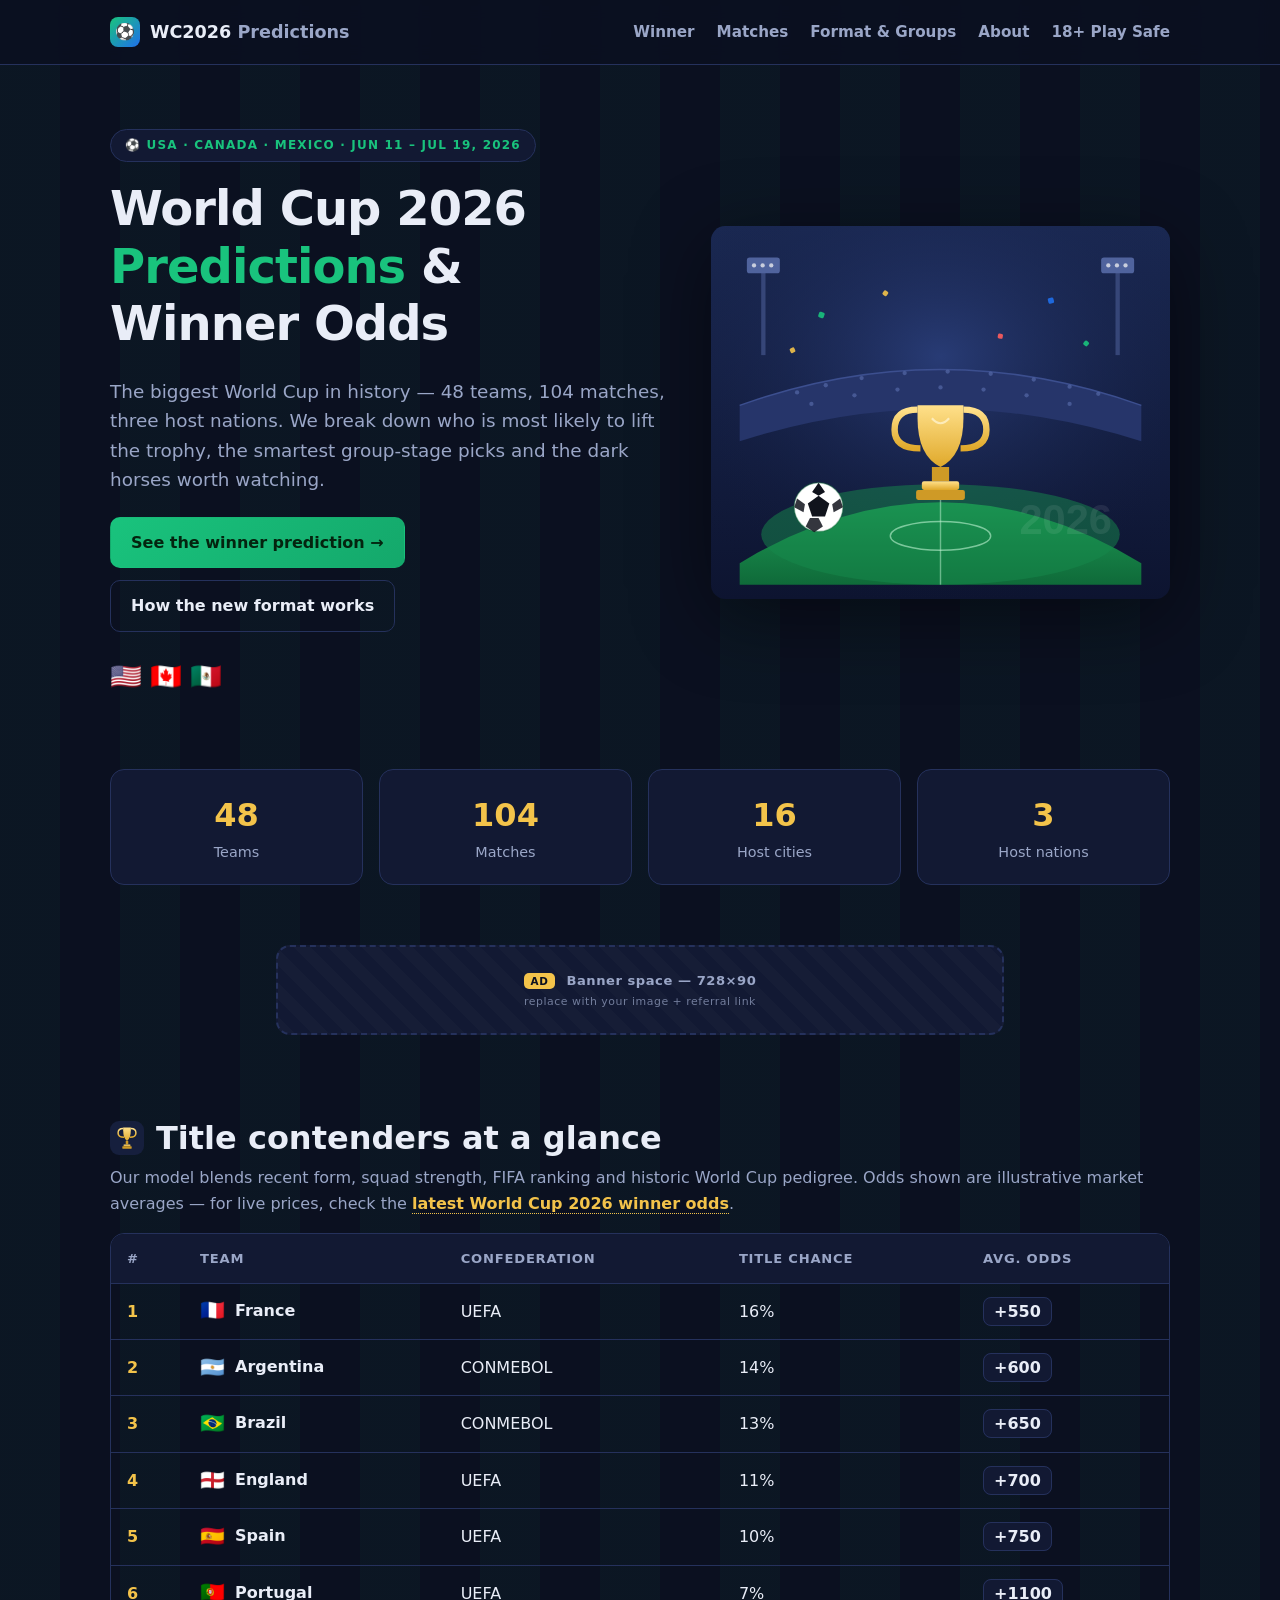
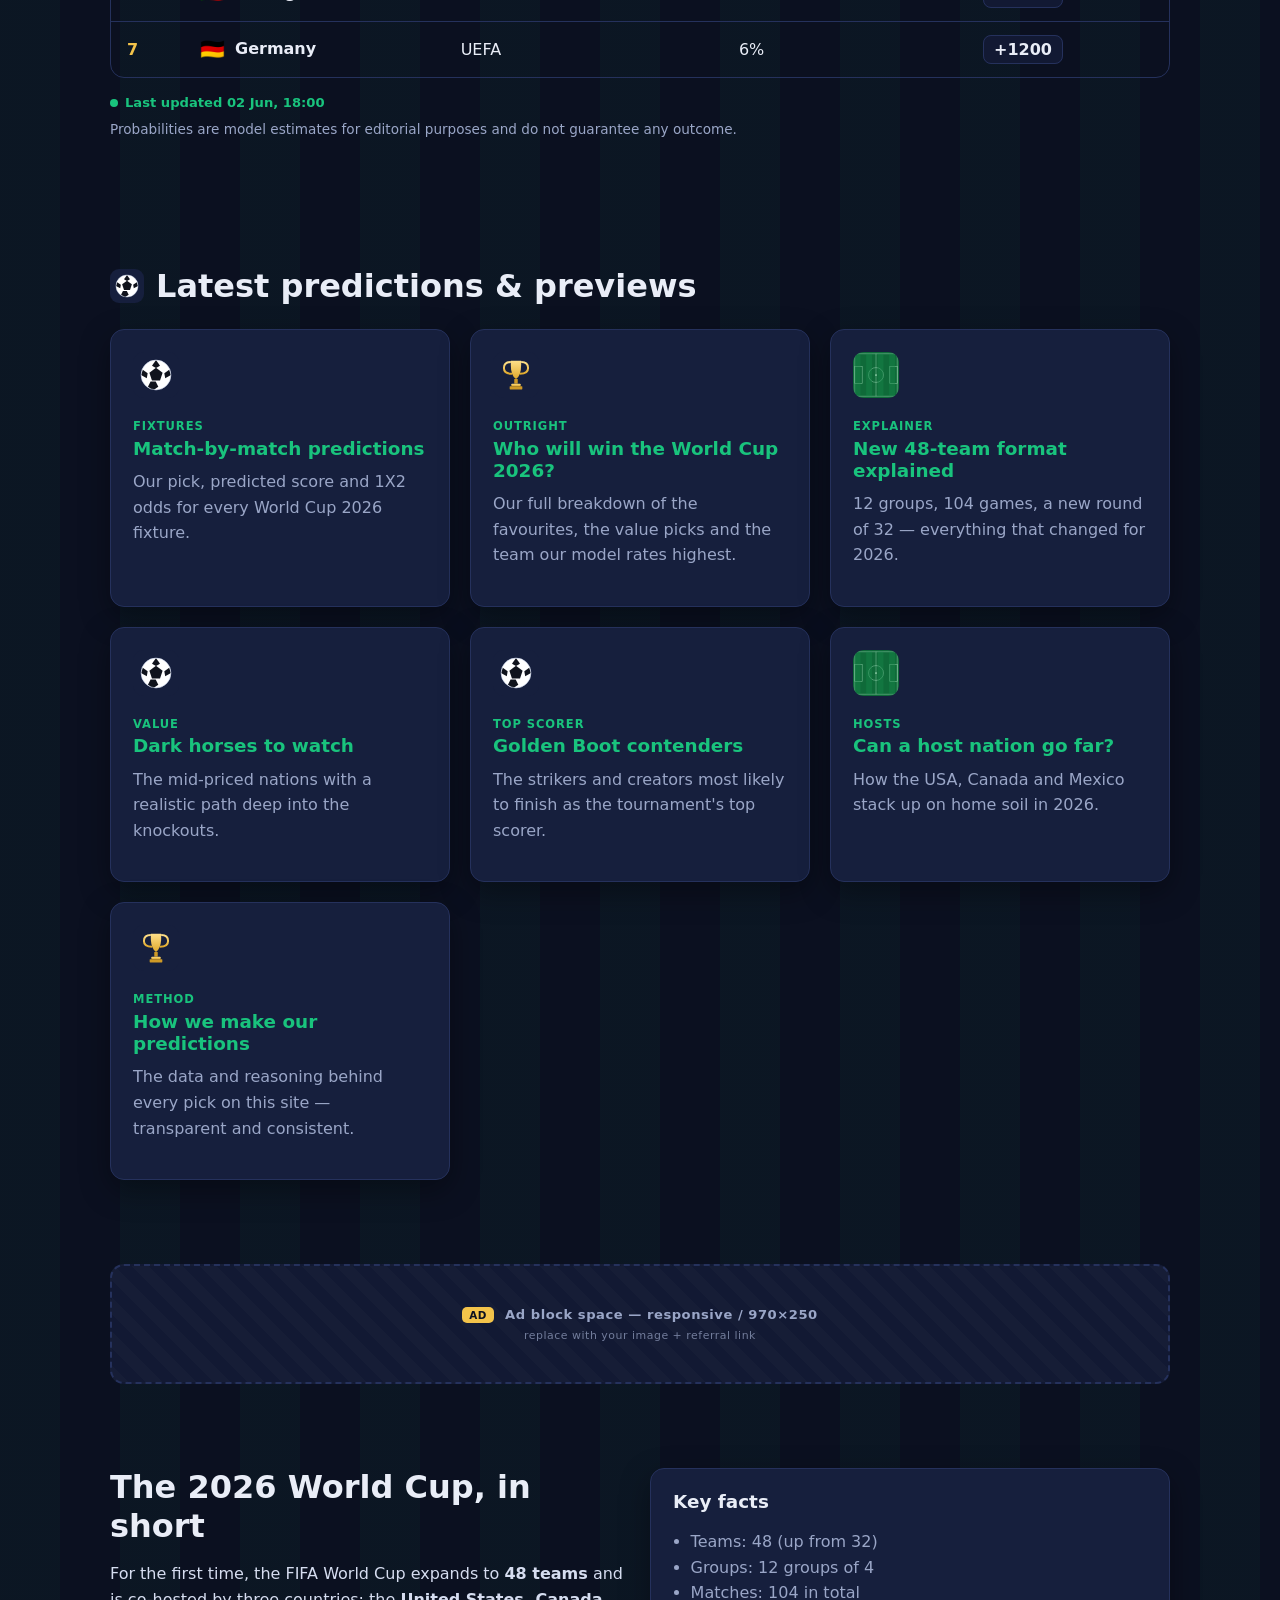
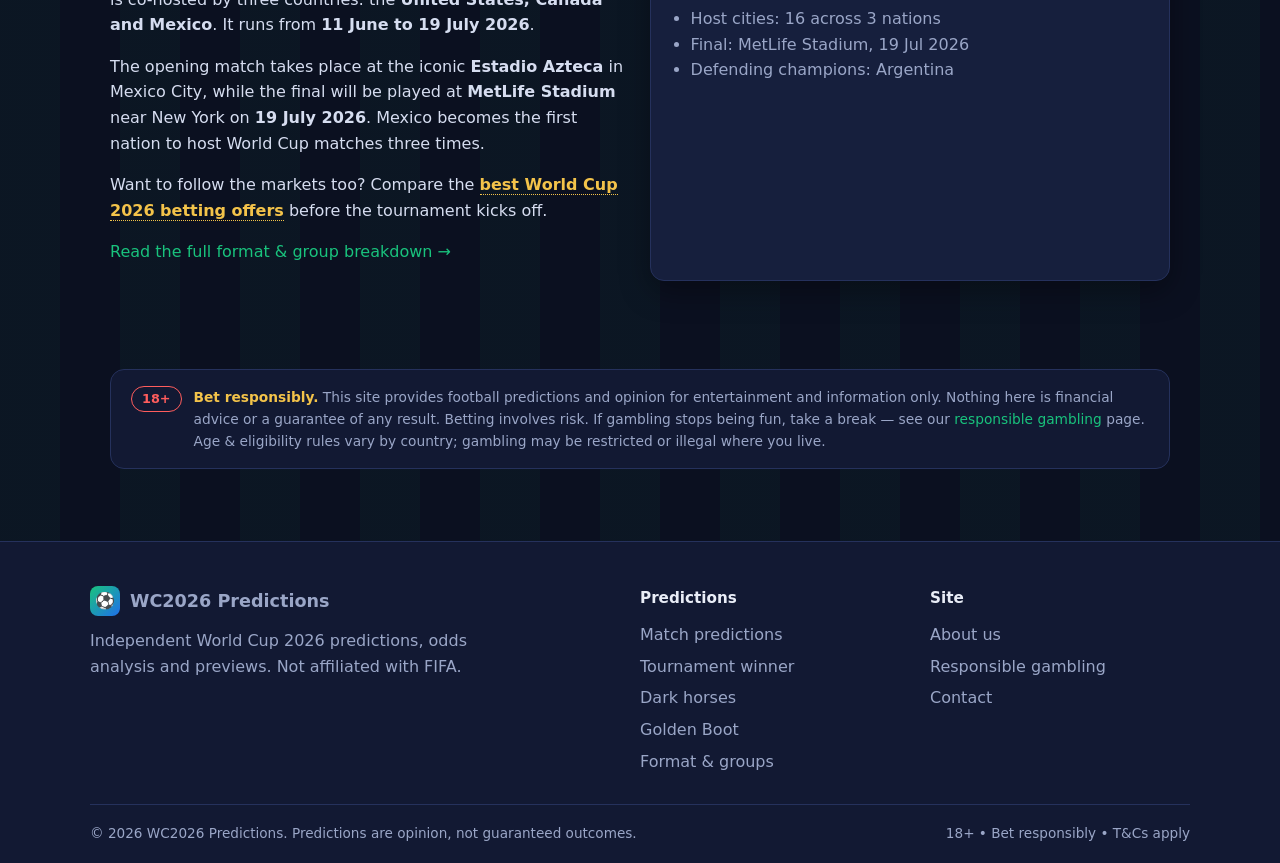
<file: index.html>
<!DOCTYPE html>
<html lang="en">
<head>
  <meta charset="UTF-8" />
  <meta name="viewport" content="width=device-width, initial-scale=1.0" />

  <title>World Cup 2026 Predictions — Winner Odds, Group Picks & Match Tips</title>
  <meta name="description" content="Expert FIFA World Cup 2026 predictions: tournament winner odds, group-stage picks, dark horses and match previews for the 48-team tournament in the USA, Canada & Mexico." />
  <link rel="canonical" href="https://YOUR-DOMAIN.com/" />

  <!-- Open Graph / social -->
  <meta property="og:type" content="website" />
  <meta property="og:title" content="World Cup 2026 Predictions — Winner Odds & Match Tips" />
  <meta property="og:description" content="Data-driven predictions for the 2026 FIFA World Cup: who will win, group picks, dark horses and previews." />
  <meta property="og:url" content="https://YOUR-DOMAIN.com/" />
  <meta property="og:image" content="https://YOUR-DOMAIN.com/assets/img/og-image.svg" />
  <meta name="twitter:card" content="summary_large_image" />

  <link rel="icon" type="image/svg+xml" href="assets/img/favicon.svg" />
  <link rel="stylesheet" href="assets/css/style.css" />

  <!-- Structured data: WebSite + SportsEvent -->
  <script type="application/ld+json">
  {
    "@context": "https://schema.org",
    "@graph": [
      {
        "@type": "WebSite",
        "name": "World Cup 2026 Predictions",
        "url": "https://YOUR-DOMAIN.com/"
      },
      {
        "@type": "SportsEvent",
        "name": "2026 FIFA World Cup",
        "startDate": "2026-06-11",
        "endDate": "2026-07-19",
        "eventStatus": "https://schema.org/EventScheduled",
        "sport": "Association football",
        "location": [
          { "@type": "Country", "name": "United States" },
          { "@type": "Country", "name": "Canada" },
          { "@type": "Country", "name": "Mexico" }
        ],
        "description": "The 2026 FIFA World Cup, the first 48-team edition, hosted across the United States, Canada and Mexico."
      }
    ]
  }
  </script>
</head>
<body>

  <!-- ============ HEADER ============ -->
  <header class="header">
    <div class="container nav">
      <a class="brand" href="index.html">
        <span class="brand__logo">⚽</span>
        <span>WC2026 <span class="muted">Predictions</span></span>
      </a>
      <button class="nav__toggle" aria-label="Menu">☰</button>
      <ul class="nav__menu">
        <li><a href="winner-prediction.html">Winner</a></li>
        <li><a href="matches.html">Matches</a></li>
        <li><a href="format-and-groups.html">Format &amp; Groups</a></li>
        <li><a href="about.html">About</a></li>
        <li><a href="responsible-gambling.html">18+ Play Safe</a></li>
      </ul>
    </div>
  </header>

  <main>
    <!-- ============ HERO ============ -->
    <section class="hero">
      <div class="container hero__grid">
        <div>
          <span class="hero__kicker">⚽ USA · Canada · Mexico · Jun 11 – Jul 19, 2026</span>
          <h1 class="hero__title">World Cup 2026 <span>Predictions</span> &amp; Winner Odds</h1>
          <p class="lead">
            The biggest World Cup in history — 48 teams, 104 matches, three host nations.
            We break down who is most likely to lift the trophy, the smartest group-stage
            picks and the dark horses worth watching.
          </p>
          <div class="hero__actions">
            <a class="btn btn--primary" href="winner-prediction.html">See the winner prediction →</a>
            <a class="btn btn--ghost" href="format-and-groups.html">How the new format works</a>
          </div>
          <div class="hero__flags" title="Host nations">🇺🇸 🇨🇦 🇲🇽</div>
        </div>
        <img class="hero__art" src="assets/img/hero.svg" alt="World Cup 2026 stadium with trophy and football" width="640" height="520" />
      </div>
    </section>

    <!-- ============ STATS ============ -->
    <section class="section--tight">
      <div class="container">
        <div class="stats">
          <div class="stat"><div class="stat__num">48</div><div class="stat__label">Teams</div></div>
          <div class="stat"><div class="stat__num">104</div><div class="stat__label">Matches</div></div>
          <div class="stat"><div class="stat__num">16</div><div class="stat__label">Host cities</div></div>
          <div class="stat"><div class="stat__num">3</div><div class="stat__label">Host nations</div></div>
        </div>
      </div>
    </section>

    <!-- ============================================================
         AD SLOT · Leaderboard 728×90 — replace inner contents with your banner
         e.g. <a href="REF-LINK" target="_blank" rel="sponsored nofollow noopener">
                <img src="assets/img/your-banner-728x90.jpg" alt="..." width="728" height="90"></a>
         ============================================================ -->
    <div class="container">
      <div class="ad-slot ad-slot--leaderboard">
        <span class="ad-slot__label"><span class="ad-slot__badge">AD</span> Banner space — 728×90<small>replace with your image + referral link</small></span>
      </div>
    </div>

    <!-- ============ TOP CONTENDERS TABLE ============ -->
    <section class="section" id="contenders">
      <div class="container">
        <div class="section-head">
          <img src="assets/img/trophy.svg" alt="" aria-hidden="true" />
          <h2>Title contenders at a glance</h2>
        </div>
        <p class="muted">Our model blends recent form, squad strength, FIFA ranking and historic World Cup pedigree. Odds shown are illustrative market averages — for live prices, check the <a class="anchor-link" data-ref-link href="#">latest World Cup 2026 winner odds</a>.</p>
        <div class="table-wrap">
          <table class="odds">
            <thead>
              <tr><th>#</th><th>Team</th><th>Confederation</th><th>Title chance</th><th>Avg. odds</th></tr>
            </thead>
            <!-- These static rows are the SEO fallback. odds.js re-renders this
                 tbody from assets/data/odds-data.js (and live data if enabled). -->
            <tbody data-odds-body>
              <tr><td class="rank">1</td><td><span class="team"><span class="team-flag">🇫🇷</span>France</span></td><td>UEFA</td><td>16%</td><td><span class="odd-pill">+550</span></td></tr>
              <tr><td class="rank">2</td><td><span class="team"><span class="team-flag">🇦🇷</span>Argentina</span></td><td>CONMEBOL</td><td>14%</td><td><span class="odd-pill">+600</span></td></tr>
              <tr><td class="rank">3</td><td><span class="team"><span class="team-flag">🇧🇷</span>Brazil</span></td><td>CONMEBOL</td><td>13%</td><td><span class="odd-pill">+650</span></td></tr>
              <tr><td class="rank">4</td><td><span class="team"><span class="team-flag">🏴󠁧󠁢󠁥󠁮󠁧󠁿</span>England</span></td><td>UEFA</td><td>11%</td><td><span class="odd-pill">+700</span></td></tr>
              <tr><td class="rank">5</td><td><span class="team"><span class="team-flag">🇪🇸</span>Spain</span></td><td>UEFA</td><td>10%</td><td><span class="odd-pill">+750</span></td></tr>
              <tr><td class="rank">6</td><td><span class="team"><span class="team-flag">🇵🇹</span>Portugal</span></td><td>UEFA</td><td>7%</td><td><span class="odd-pill">+1100</span></td></tr>
              <tr><td class="rank">7</td><td><span class="team"><span class="team-flag">🇩🇪</span>Germany</span></td><td>UEFA</td><td>6%</td><td><span class="odd-pill">+1200</span></td></tr>
            </tbody>
          </table>
        </div>
        <p class="odds-updated" data-odds-updated></p>
        <p class="muted" style="margin-top:6px;font-size:.85rem;">Probabilities are model estimates for editorial purposes and do not guarantee any outcome.</p>
      </div>
    </section>

    <!-- ============ PREDICTION ARTICLES ============ -->
    <section class="section" id="predictions">
      <div class="container">
        <div class="section-head">
          <img src="assets/img/ball.svg" alt="" aria-hidden="true" />
          <h2>Latest predictions &amp; previews</h2>
        </div>
        <div class="grid grid--3" style="margin-top:24px;">
          <a class="card card--link" href="matches.html">
            <img class="card__icon" src="assets/img/ball.svg" alt="" aria-hidden="true" />
            <span class="card__tag">Fixtures</span>
            <h3>Match-by-match predictions</h3>
            <p class="muted">Our pick, predicted score and 1X2 odds for every World Cup 2026 fixture.</p>
          </a>
          <a class="card card--link" href="winner-prediction.html">
            <img class="card__icon" src="assets/img/trophy.svg" alt="" aria-hidden="true" />
            <span class="card__tag">Outright</span>
            <h3>Who will win the World Cup 2026?</h3>
            <p class="muted">Our full breakdown of the favourites, the value picks and the team our model rates highest.</p>
          </a>
          <a class="card card--link" href="format-and-groups.html">
            <img class="card__icon" src="assets/img/pitch.svg" alt="" aria-hidden="true" />
            <span class="card__tag">Explainer</span>
            <h3>New 48-team format explained</h3>
            <p class="muted">12 groups, 104 games, a new round of 32 — everything that changed for 2026.</p>
          </a>
          <a class="card card--link" href="winner-prediction.html#dark-horses">
            <img class="card__icon" src="assets/img/ball.svg" alt="" aria-hidden="true" />
            <span class="card__tag">Value</span>
            <h3>Dark horses to watch</h3>
            <p class="muted">The mid-priced nations with a realistic path deep into the knockouts.</p>
          </a>
          <a class="card card--link" href="winner-prediction.html#golden-boot">
            <img class="card__icon" src="assets/img/ball.svg" alt="" aria-hidden="true" />
            <span class="card__tag">Top scorer</span>
            <h3>Golden Boot contenders</h3>
            <p class="muted">The strikers and creators most likely to finish as the tournament's top scorer.</p>
          </a>
          <a class="card card--link" href="format-and-groups.html#hosts">
            <img class="card__icon" src="assets/img/pitch.svg" alt="" aria-hidden="true" />
            <span class="card__tag">Hosts</span>
            <h3>Can a host nation go far?</h3>
            <p class="muted">How the USA, Canada and Mexico stack up on home soil in 2026.</p>
          </a>
          <a class="card card--link" href="winner-prediction.html#how-we-predict">
            <img class="card__icon" src="assets/img/trophy.svg" alt="" aria-hidden="true" />
            <span class="card__tag">Method</span>
            <h3>How we make our predictions</h3>
            <p class="muted">The data and reasoning behind every pick on this site — transparent and consistent.</p>
          </a>
        </div>
      </div>
    </section>

    <!-- ============================================================
         AD SLOT · Billboard (responsive wide) — replace with your banner/ad block
         ============================================================ -->
    <div class="container">
      <div class="ad-slot ad-slot--billboard">
        <span class="ad-slot__label"><span class="ad-slot__badge">AD</span> Ad block space — responsive / 970×250<small>replace with your image + referral link</small></span>
      </div>
    </div>

    <!-- ============ ABOUT TOURNAMENT ============ -->
    <section class="section">
      <div class="container">
        <div class="grid grid--2">
          <div>
            <h2>The 2026 World Cup, in short</h2>
            <p>For the first time, the FIFA World Cup expands to <strong>48 teams</strong> and is co-hosted by three countries: the <strong>United States, Canada and Mexico</strong>. It runs from <strong>11 June to 19 July 2026</strong>.</p>
            <p>The opening match takes place at the iconic <strong>Estadio Azteca</strong> in Mexico City, while the final will be played at <strong>MetLife Stadium</strong> near New York on <strong>19 July 2026</strong>. Mexico becomes the first nation to host World Cup matches three times.</p>
            <p>Want to follow the markets too? Compare the <a class="anchor-link" data-ref-link href="#">best World Cup 2026 betting offers</a> before the tournament kicks off.</p>
            <p><a href="format-and-groups.html">Read the full format &amp; group breakdown →</a></p>
          </div>
          <div class="card">
            <h3>Key facts</h3>
            <ul class="muted" style="padding-left:1.1em;">
              <li>Teams: 48 (up from 32)</li>
              <li>Groups: 12 groups of 4</li>
              <li>Matches: 104 in total</li>
              <li>Host cities: 16 across 3 nations</li>
              <li>Final: MetLife Stadium, 19 Jul 2026</li>
              <li>Defending champions: Argentina</li>
            </ul>
          </div>
        </div>
      </div>
    </section>

    <!-- ============ DISCLAIMER ============ -->
    <section class="section--tight">
      <div class="container">
        <div class="disclaimer">
          <span class="age-badge">18+</span>
          <div>
            <strong>Bet responsibly.</strong> This site provides football predictions and opinion for entertainment and information only. Nothing here is financial advice or a guarantee of any result. Betting involves risk. If gambling stops being fun, take a break — see our <a href="responsible-gambling.html">responsible gambling</a> page. Age &amp; eligibility rules vary by country; gambling may be restricted or illegal where you live.
          </div>
        </div>
      </div>
    </section>
  </main>

  <!-- ============ FOOTER ============ -->
  <footer class="footer">
    <div class="container footer__grid">
      <div>
        <a class="brand" href="index.html"><span class="brand__logo">⚽</span><span>WC2026 Predictions</span></a>
        <p class="muted" style="margin-top:12px;max-width:42ch;">Independent World Cup 2026 predictions, odds analysis and previews. Not affiliated with FIFA.</p>
      </div>
      <div>
        <h4>Predictions</h4>
        <ul>
          <li><a href="matches.html">Match predictions</a></li>
          <li><a href="winner-prediction.html">Tournament winner</a></li>
          <li><a href="winner-prediction.html#dark-horses">Dark horses</a></li>
          <li><a href="winner-prediction.html#golden-boot">Golden Boot</a></li>
          <li><a href="format-and-groups.html">Format &amp; groups</a></li>
        </ul>
      </div>
      <div>
        <h4>Site</h4>
        <ul>
          <li><a href="about.html">About us</a></li>
          <li><a href="responsible-gambling.html">Responsible gambling</a></li>
          <li><a href="about.html#contact">Contact</a></li>
        </ul>
      </div>
    </div>
    <div class="container footer__bottom">
      <span>© <span data-year>2026</span> WC2026 Predictions. Predictions are opinion, not guaranteed outcomes.</span>
      <span>18+ • Bet responsibly • T&amp;Cs apply</span>
    </div>
  </footer>

  <script src="assets/js/config.js"></script>
  <script src="assets/data/odds-data.js"></script>
  <script src="assets/js/odds.js"></script>
  <script src="assets/js/main.js"></script>
</body>
</html>
</file>
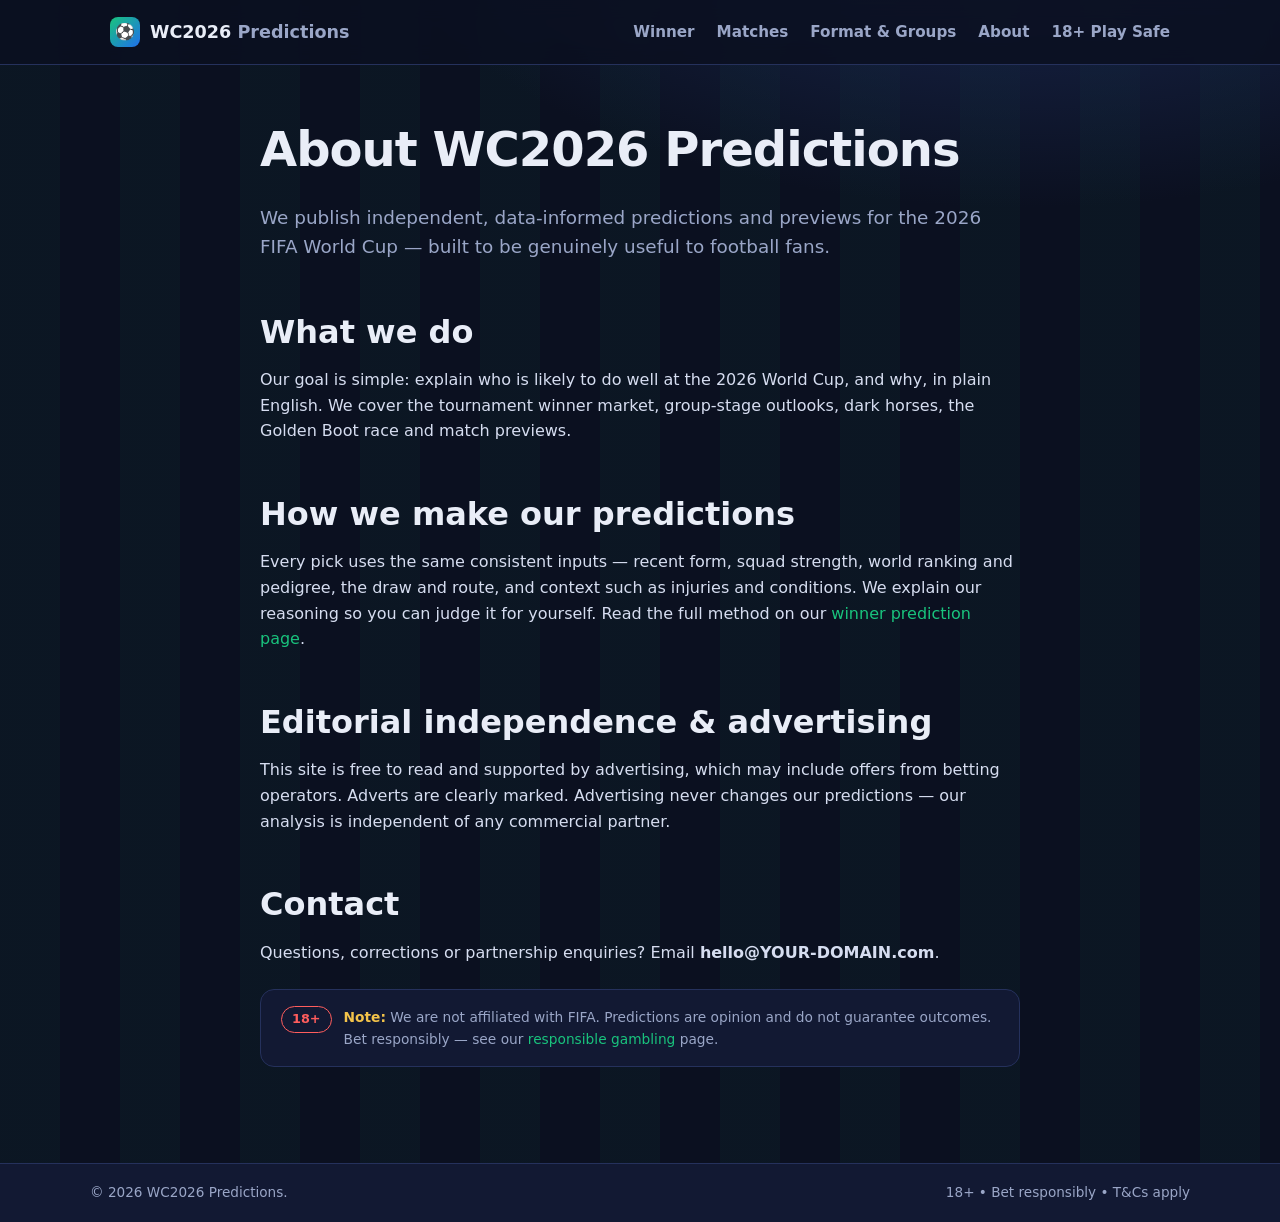
<file: about.html>
<!DOCTYPE html>
<html lang="en">
<head>
  <meta charset="UTF-8" />
  <meta name="viewport" content="width=device-width, initial-scale=1.0" />
  <title>About Us — WC2026 Predictions</title>
  <meta name="description" content="About WC2026 Predictions: who we are, how we make our World Cup 2026 predictions, our editorial approach and how to contact us." />
  <link rel="canonical" href="https://YOUR-DOMAIN.com/about.html" />
  <link rel="icon" type="image/svg+xml" href="assets/img/favicon.svg" />
  <link rel="stylesheet" href="assets/css/style.css" />
</head>
<body>

  <header class="header">
    <div class="container nav">
      <a class="brand" href="index.html"><span class="brand__logo">⚽</span><span>WC2026 <span class="muted">Predictions</span></span></a>
      <button class="nav__toggle" aria-label="Menu">☰</button>
      <ul class="nav__menu">
        <li><a href="winner-prediction.html">Winner</a></li>
        <li><a href="matches.html">Matches</a></li>
        <li><a href="format-and-groups.html">Format &amp; Groups</a></li>
        <li><a href="about.html">About</a></li>
        <li><a href="responsible-gambling.html">18+ Play Safe</a></li>
      </ul>
    </div>
  </header>

  <main class="section">
    <div class="container">
      <article class="article">
        <h1>About WC2026 Predictions</h1>
        <p class="lead">We publish independent, data-informed predictions and previews for the 2026 FIFA World Cup — built to be genuinely useful to football fans.</p>

        <h2>What we do</h2>
        <p>Our goal is simple: explain who is likely to do well at the 2026 World Cup, and why, in plain English. We cover the tournament winner market, group-stage outlooks, dark horses, the Golden Boot race and match previews.</p>

        <h2>How we make our predictions</h2>
        <p>Every pick uses the same consistent inputs — recent form, squad strength, world ranking and pedigree, the draw and route, and context such as injuries and conditions. We explain our reasoning so you can judge it for yourself. Read the full method on our <a href="winner-prediction.html#how-we-predict">winner prediction page</a>.</p>

        <h2>Editorial independence &amp; advertising</h2>
        <p>This site is free to read and supported by advertising, which may include offers from betting operators. Adverts are clearly marked. Advertising never changes our predictions — our analysis is independent of any commercial partner.</p>

        <h2 id="contact">Contact</h2>
        <p>Questions, corrections or partnership enquiries? Email <strong>hello@YOUR-DOMAIN.com</strong>.</p>

        <div class="disclaimer" style="margin-top:24px;">
          <span class="age-badge">18+</span>
          <div><strong>Note:</strong> We are not affiliated with FIFA. Predictions are opinion and do not guarantee outcomes. Bet responsibly — see our <a href="responsible-gambling.html">responsible gambling</a> page.</div>
        </div>
      </article>
    </div>
  </main>

  <footer class="footer">
    <div class="container footer__bottom" style="border-top:none;">
      <span>© <span data-year>2026</span> WC2026 Predictions.</span>
      <span>18+ • Bet responsibly • T&amp;Cs apply</span>
    </div>
  </footer>

  <script src="assets/js/config.js"></script>
  <script src="assets/js/main.js"></script>
</body>
</html>
</file>
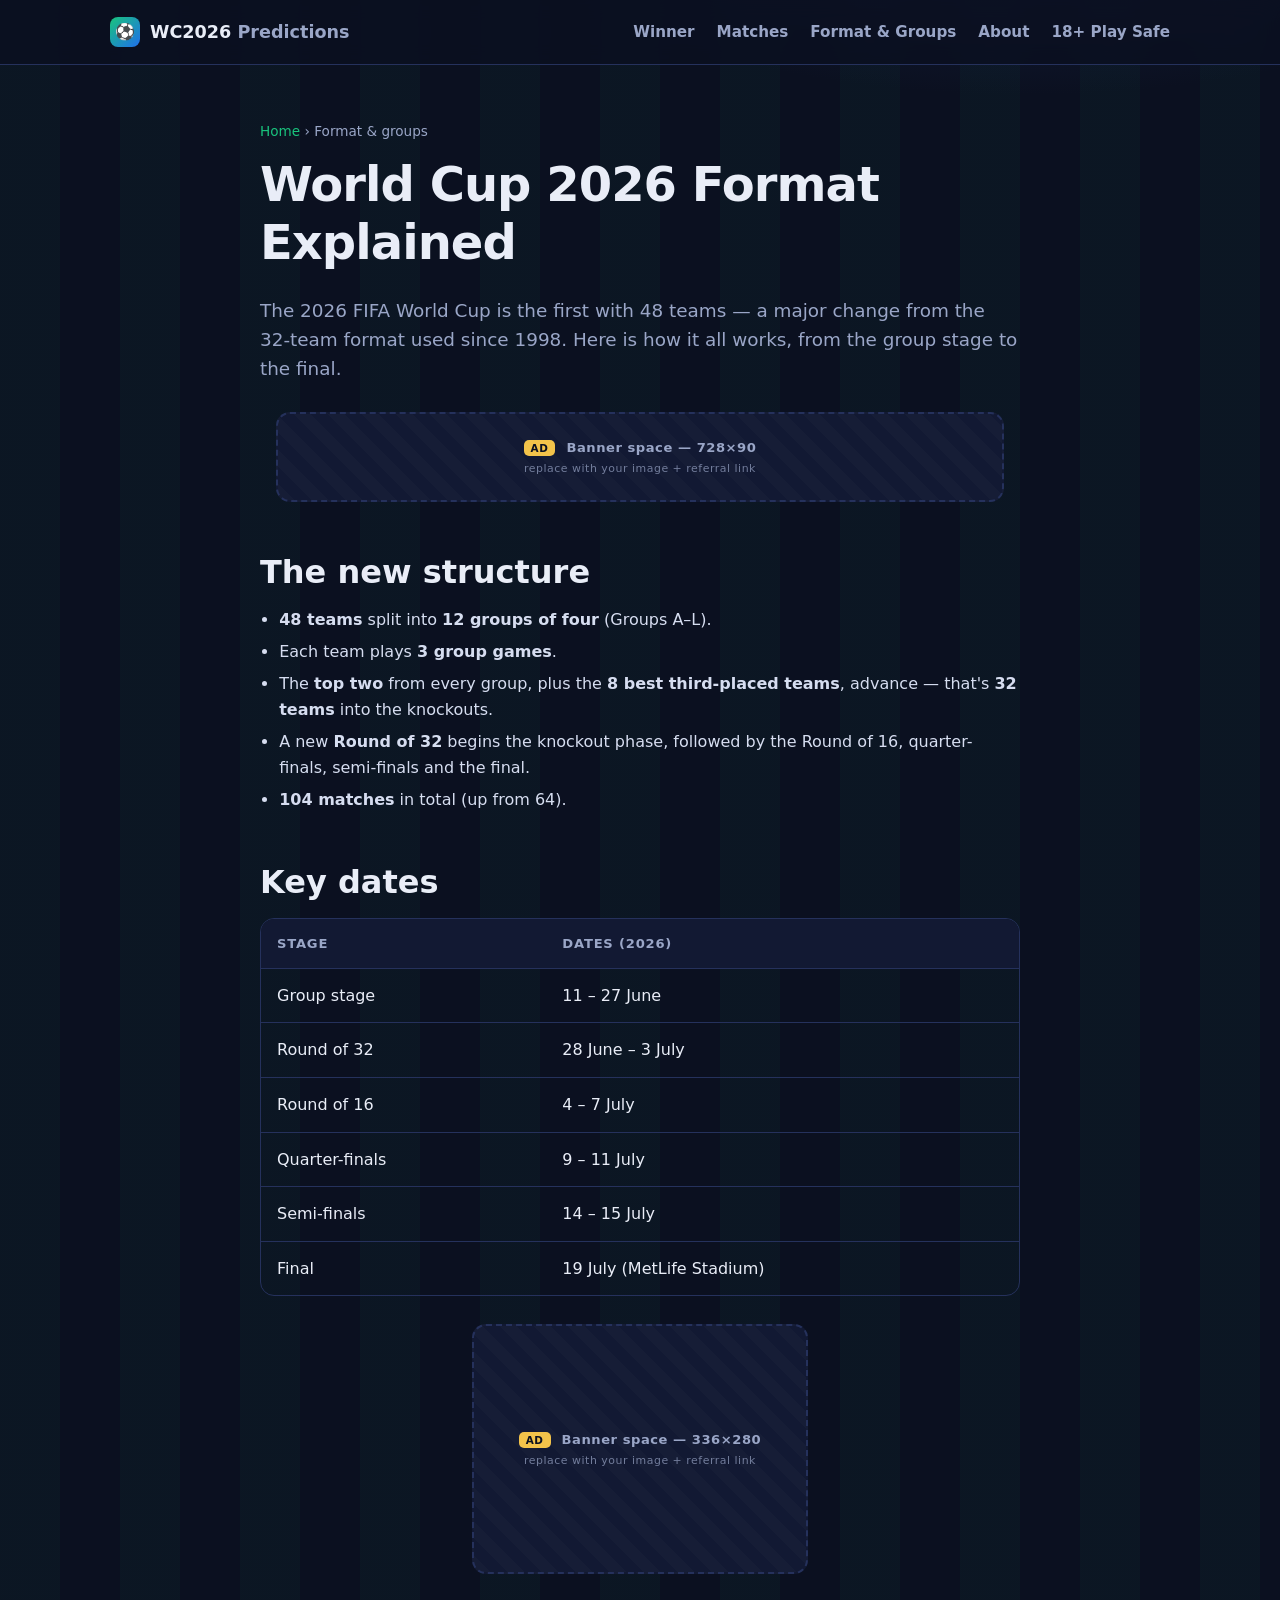
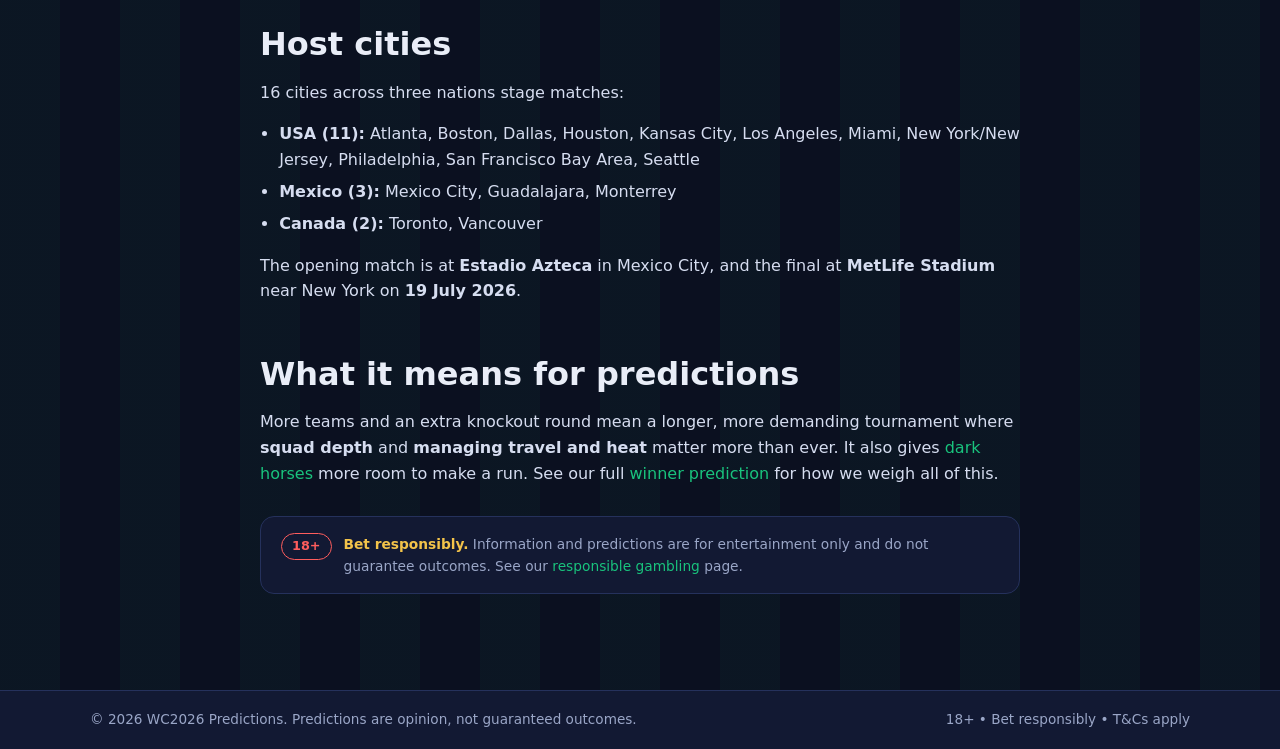
<file: format-and-groups.html>
<!DOCTYPE html>
<html lang="en">
<head>
  <meta charset="UTF-8" />
  <meta name="viewport" content="width=device-width, initial-scale=1.0" />
  <title>World Cup 2026 Format Explained — 48 Teams, 12 Groups, 104 Matches</title>
  <meta name="description" content="How the 2026 World Cup works: the new 48-team format, 12 groups of four, the round of 32, host cities and key dates for the USA, Canada & Mexico tournament." />
  <link rel="canonical" href="https://YOUR-DOMAIN.com/format-and-groups.html" />
  <meta property="og:type" content="article" />
  <meta property="og:title" content="World Cup 2026 Format Explained — 48 Teams, 12 Groups" />
  <meta property="og:description" content="Everything that changed for the first 48-team World Cup in 2026." />
  <meta property="og:url" content="https://YOUR-DOMAIN.com/format-and-groups.html" />
  <meta property="og:image" content="https://YOUR-DOMAIN.com/assets/img/og-image.svg" />
  <link rel="icon" type="image/svg+xml" href="assets/img/favicon.svg" />
  <link rel="stylesheet" href="assets/css/style.css" />
</head>
<body>

  <header class="header">
    <div class="container nav">
      <a class="brand" href="index.html"><span class="brand__logo">⚽</span><span>WC2026 <span class="muted">Predictions</span></span></a>
      <button class="nav__toggle" aria-label="Menu">☰</button>
      <ul class="nav__menu">
        <li><a href="winner-prediction.html">Winner</a></li>
        <li><a href="matches.html">Matches</a></li>
        <li><a href="format-and-groups.html">Format &amp; Groups</a></li>
        <li><a href="about.html">About</a></li>
        <li><a href="responsible-gambling.html">18+ Play Safe</a></li>
      </ul>
    </div>
  </header>

  <main class="section">
    <div class="container">
      <article class="article">
        <p class="muted" style="font-size:.85rem;"><a href="index.html">Home</a> › Format &amp; groups</p>
        <h1>World Cup 2026 Format Explained</h1>
        <p class="lead">The 2026 FIFA World Cup is the first with 48 teams — a major change from the 32-team format used since 1998. Here is how it all works, from the group stage to the final.</p>

        <!-- AD SLOT · Leaderboard 728×90 — replace with your banner + referral link -->
        <div class="ad-slot ad-slot--leaderboard">
          <span class="ad-slot__label"><span class="ad-slot__badge">AD</span> Banner space — 728×90<small>replace with your image + referral link</small></span>
        </div>

        <h2>The new structure</h2>
        <ul>
          <li><strong>48 teams</strong> split into <strong>12 groups of four</strong> (Groups A–L).</li>
          <li>Each team plays <strong>3 group games</strong>.</li>
          <li>The <strong>top two</strong> from every group, plus the <strong>8 best third-placed teams</strong>, advance — that's <strong>32 teams</strong> into the knockouts.</li>
          <li>A new <strong>Round of 32</strong> begins the knockout phase, followed by the Round of 16, quarter-finals, semi-finals and the final.</li>
          <li><strong>104 matches</strong> in total (up from 64).</li>
        </ul>

        <h2 id="key-dates">Key dates</h2>
        <div class="table-wrap">
          <table class="odds">
            <thead><tr><th>Stage</th><th>Dates (2026)</th></tr></thead>
            <tbody>
              <tr><td>Group stage</td><td>11 – 27 June</td></tr>
              <tr><td>Round of 32</td><td>28 June – 3 July</td></tr>
              <tr><td>Round of 16</td><td>4 – 7 July</td></tr>
              <tr><td>Quarter-finals</td><td>9 – 11 July</td></tr>
              <tr><td>Semi-finals</td><td>14 – 15 July</td></tr>
              <tr><td>Final</td><td>19 July (MetLife Stadium)</td></tr>
            </tbody>
          </table>
        </div>

        <!-- AD SLOT · In-content rectangle 336×280 — replace with your banner + referral link -->
        <div class="ad-slot ad-slot--rectangle">
          <span class="ad-slot__label"><span class="ad-slot__badge">AD</span> Banner space — 336×280<small>replace with your image + referral link</small></span>
        </div>

        <h2 id="hosts">Host cities</h2>
        <p>16 cities across three nations stage matches:</p>
        <ul>
          <li><strong>USA (11):</strong> Atlanta, Boston, Dallas, Houston, Kansas City, Los Angeles, Miami, New York/New Jersey, Philadelphia, San Francisco Bay Area, Seattle</li>
          <li><strong>Mexico (3):</strong> Mexico City, Guadalajara, Monterrey</li>
          <li><strong>Canada (2):</strong> Toronto, Vancouver</li>
        </ul>
        <p>The opening match is at <strong>Estadio Azteca</strong> in Mexico City, and the final at <strong>MetLife Stadium</strong> near New York on <strong>19 July 2026</strong>.</p>

        <h2>What it means for predictions</h2>
        <p>More teams and an extra knockout round mean a longer, more demanding tournament where <strong>squad depth</strong> and <strong>managing travel and heat</strong> matter more than ever. It also gives <a href="winner-prediction.html#dark-horses">dark horses</a> more room to make a run. See our full <a href="winner-prediction.html">winner prediction</a> for how we weigh all of this.</p>

        <div class="disclaimer" style="margin-top:30px;">
          <span class="age-badge">18+</span>
          <div><strong>Bet responsibly.</strong> Information and predictions are for entertainment only and do not guarantee outcomes. See our <a href="responsible-gambling.html">responsible gambling</a> page.</div>
        </div>
      </article>
    </div>
  </main>

  <footer class="footer">
    <div class="container footer__bottom" style="border-top:none;">
      <span>© <span data-year>2026</span> WC2026 Predictions. Predictions are opinion, not guaranteed outcomes.</span>
      <span>18+ • Bet responsibly • T&amp;Cs apply</span>
    </div>
  </footer>

  <script src="assets/js/config.js"></script>
  <script src="assets/js/main.js"></script>
</body>
</html>
</file>
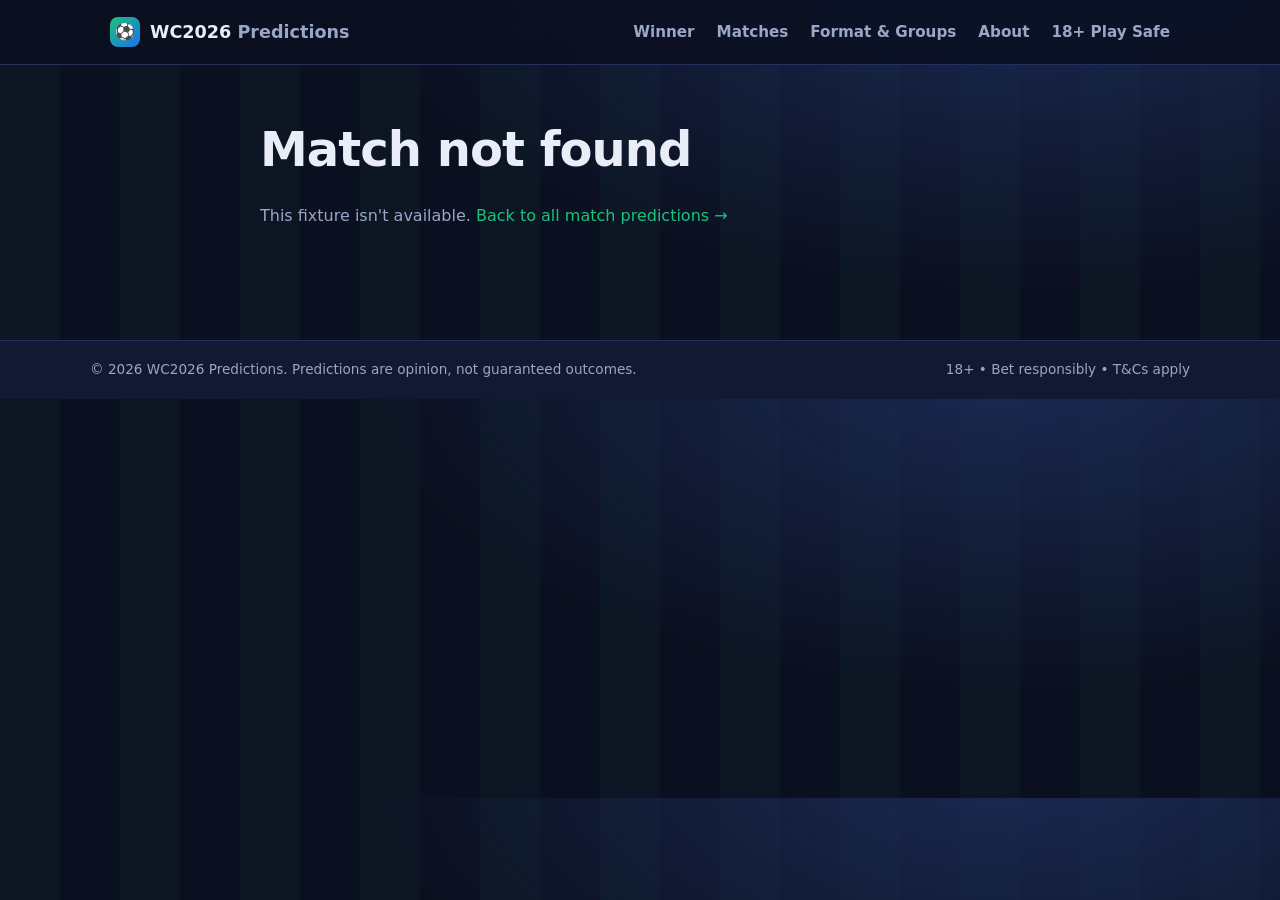
<file: match.html>
<!DOCTYPE html>
<html lang="en">
<head>
  <meta charset="UTF-8" />
  <meta name="viewport" content="width=device-width, initial-scale=1.0" />
  <!-- Title & description are set per-match by matches.js based on ?id= -->
  <title>Match Prediction — World Cup 2026</title>
  <meta name="description" content="World Cup 2026 match prediction, 1X2 odds, recent form and full preview." />
  <link rel="icon" type="image/svg+xml" href="assets/img/favicon.svg" />
  <link rel="stylesheet" href="assets/css/style.css" />
</head>
<body>

  <header class="header">
    <div class="container nav">
      <a class="brand" href="index.html"><span class="brand__logo">⚽</span><span>WC2026 <span class="muted">Predictions</span></span></a>
      <button class="nav__toggle" aria-label="Menu">☰</button>
      <ul class="nav__menu">
        <li><a href="winner-prediction.html">Winner</a></li>
        <li><a href="matches.html">Matches</a></li>
        <li><a href="format-and-groups.html">Format &amp; Groups</a></li>
        <li><a href="about.html">About</a></li>
        <li><a href="responsible-gambling.html">18+ Play Safe</a></li>
      </ul>
    </div>
  </header>

  <main class="section">
    <div class="container">
      <article class="article" data-match-detail>
        <p class="muted">Loading match…</p>
      </article>
    </div>
  </main>

  <footer class="footer">
    <div class="container footer__bottom" style="border-top:none;">
      <span>© <span data-year>2026</span> WC2026 Predictions. Predictions are opinion, not guaranteed outcomes.</span>
      <span>18+ • Bet responsibly • T&amp;Cs apply</span>
    </div>
  </footer>

  <script src="assets/js/config.js"></script>
  <script src="assets/data/matches-data.js"></script>
  <script src="assets/js/matches.js"></script>
  <script src="assets/js/main.js"></script>
</body>
</html>
</file>
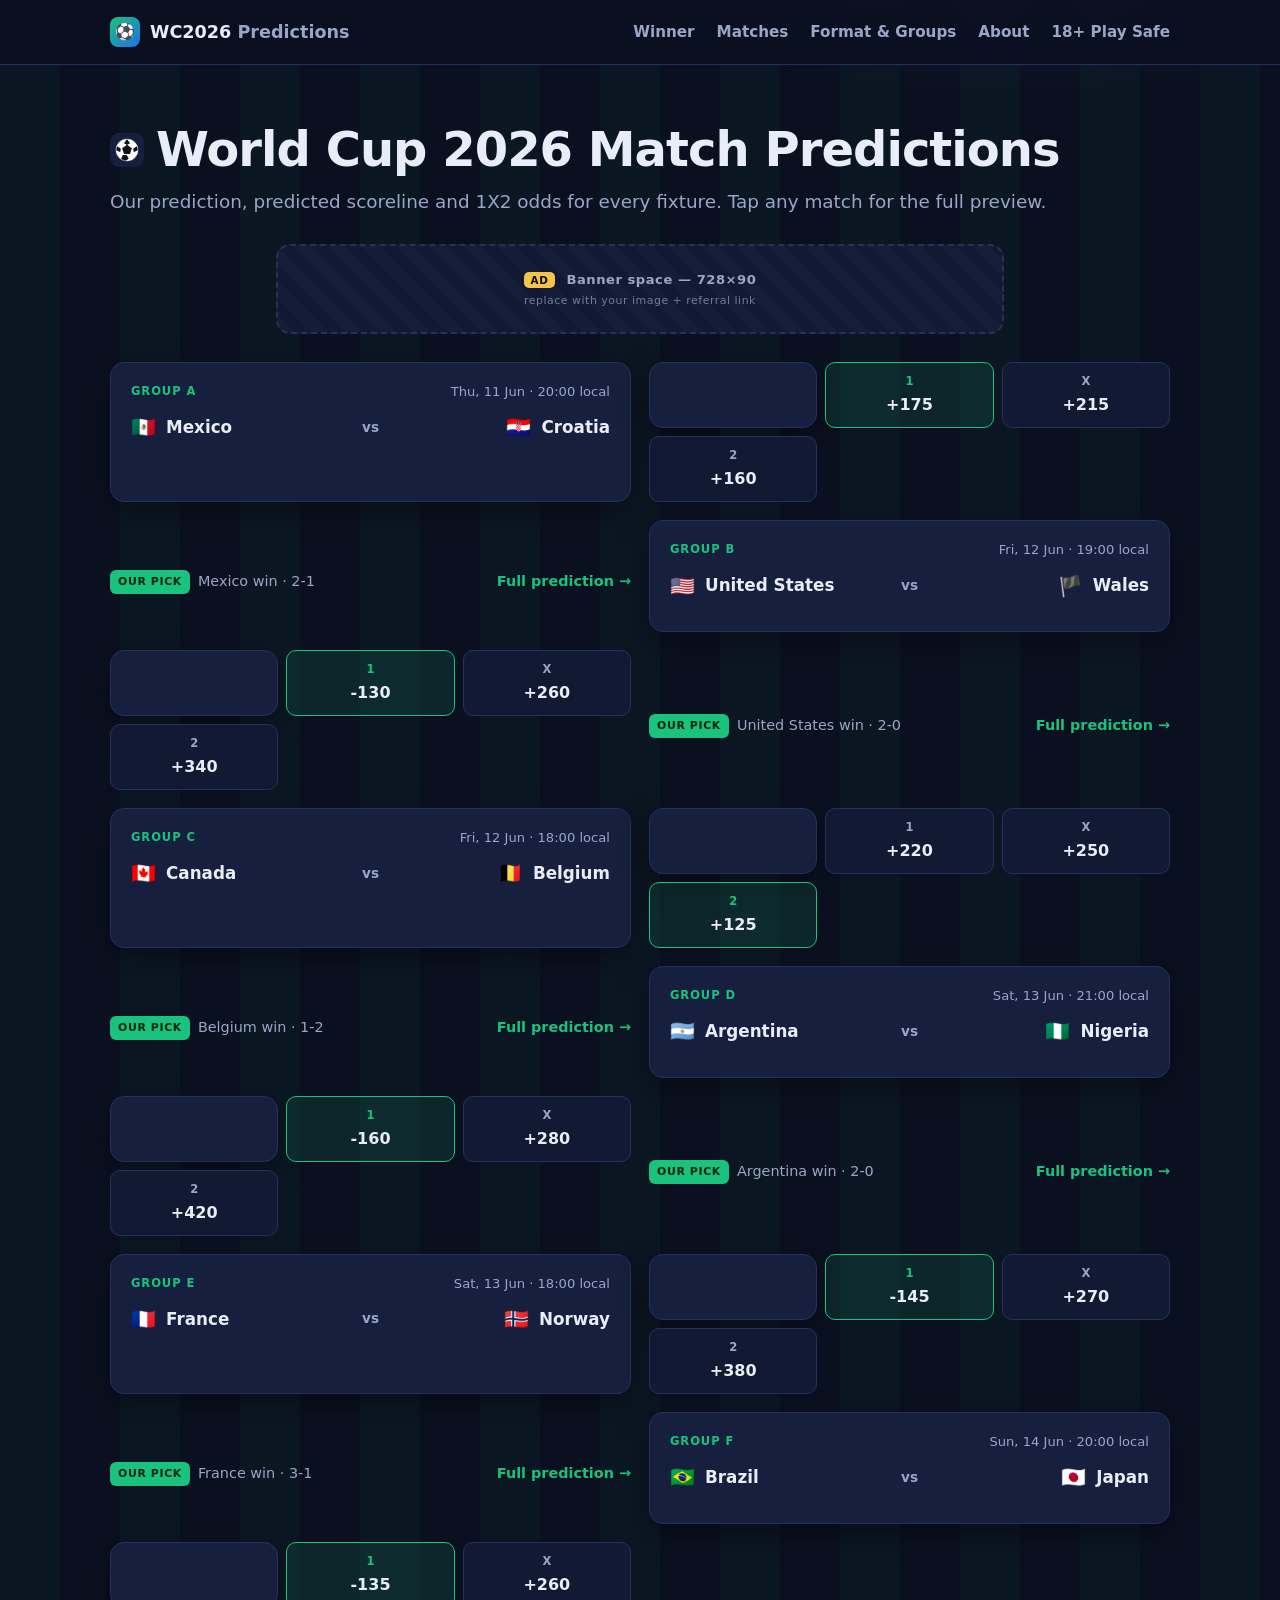
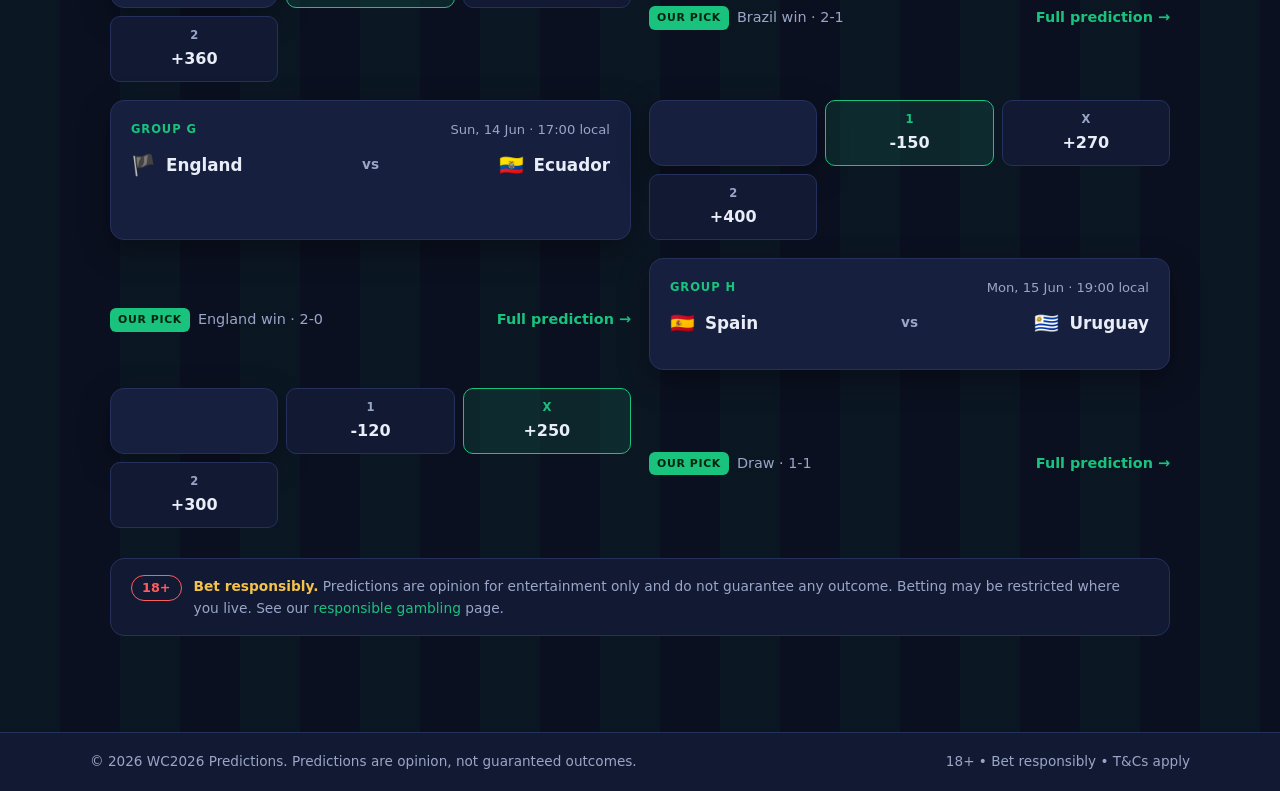
<file: matches.html>
<!DOCTYPE html>
<html lang="en">
<head>
  <meta charset="UTF-8" />
  <meta name="viewport" content="width=device-width, initial-scale=1.0" />
  <title>World Cup 2026 Match Predictions — Every Game, Odds &amp; Tips</title>
  <meta name="description" content="Predictions, 1X2 odds and previews for every 2026 World Cup match. Our pick and predicted scoreline for each fixture across the group stage and knockouts." />
  <link rel="canonical" href="https://YOUR-DOMAIN.com/matches.html" />
  <meta property="og:type" content="website" />
  <meta property="og:title" content="World Cup 2026 Match Predictions — Every Game & Odds" />
  <meta property="og:description" content="Our pick, predicted score and odds for every World Cup 2026 fixture." />
  <meta property="og:url" content="https://YOUR-DOMAIN.com/matches.html" />
  <meta property="og:image" content="https://YOUR-DOMAIN.com/assets/img/og-image.svg" />
  <link rel="icon" type="image/svg+xml" href="assets/img/favicon.svg" />
  <link rel="stylesheet" href="assets/css/style.css" />
</head>
<body>

  <header class="header">
    <div class="container nav">
      <a class="brand" href="index.html"><span class="brand__logo">⚽</span><span>WC2026 <span class="muted">Predictions</span></span></a>
      <button class="nav__toggle" aria-label="Menu">☰</button>
      <ul class="nav__menu">
        <li><a href="winner-prediction.html">Winner</a></li>
        <li><a href="matches.html">Matches</a></li>
        <li><a href="format-and-groups.html">Format &amp; Groups</a></li>
        <li><a href="about.html">About</a></li>
        <li><a href="responsible-gambling.html">18+ Play Safe</a></li>
      </ul>
    </div>
  </header>

  <main class="section">
    <div class="container">
      <div class="section-head">
        <img src="assets/img/ball.svg" alt="" aria-hidden="true" />
        <h1 style="margin:0;">World Cup 2026 Match Predictions</h1>
      </div>
      <p class="lead">Our prediction, predicted scoreline and 1X2 odds for every fixture. Tap any match for the full preview.</p>

      <!-- AD SLOT · Leaderboard 728×90 — replace with your banner + referral link -->
      <div class="ad-slot ad-slot--leaderboard">
        <span class="ad-slot__label"><span class="ad-slot__badge">AD</span> Banner space — 728×90<small>replace with your image + referral link</small></span>
      </div>

      <!-- Fixtures are rendered here from assets/data/matches-data.js -->
      <div class="fixtures-grid" data-matches-list>
        <p class="muted">Loading fixtures…</p>
      </div>

      <div class="disclaimer" style="margin-top:30px;">
        <span class="age-badge">18+</span>
        <div><strong>Bet responsibly.</strong> Predictions are opinion for entertainment only and do not guarantee any outcome. Betting may be restricted where you live. See our <a href="responsible-gambling.html">responsible gambling</a> page.</div>
      </div>
    </div>
  </main>

  <footer class="footer">
    <div class="container footer__bottom" style="border-top:none;">
      <span>© <span data-year>2026</span> WC2026 Predictions. Predictions are opinion, not guaranteed outcomes.</span>
      <span>18+ • Bet responsibly • T&amp;Cs apply</span>
    </div>
  </footer>

  <script src="assets/js/config.js"></script>
  <script src="assets/data/matches-data.js"></script>
  <script src="assets/js/matches.js"></script>
  <script src="assets/js/main.js"></script>
</body>
</html>
</file>
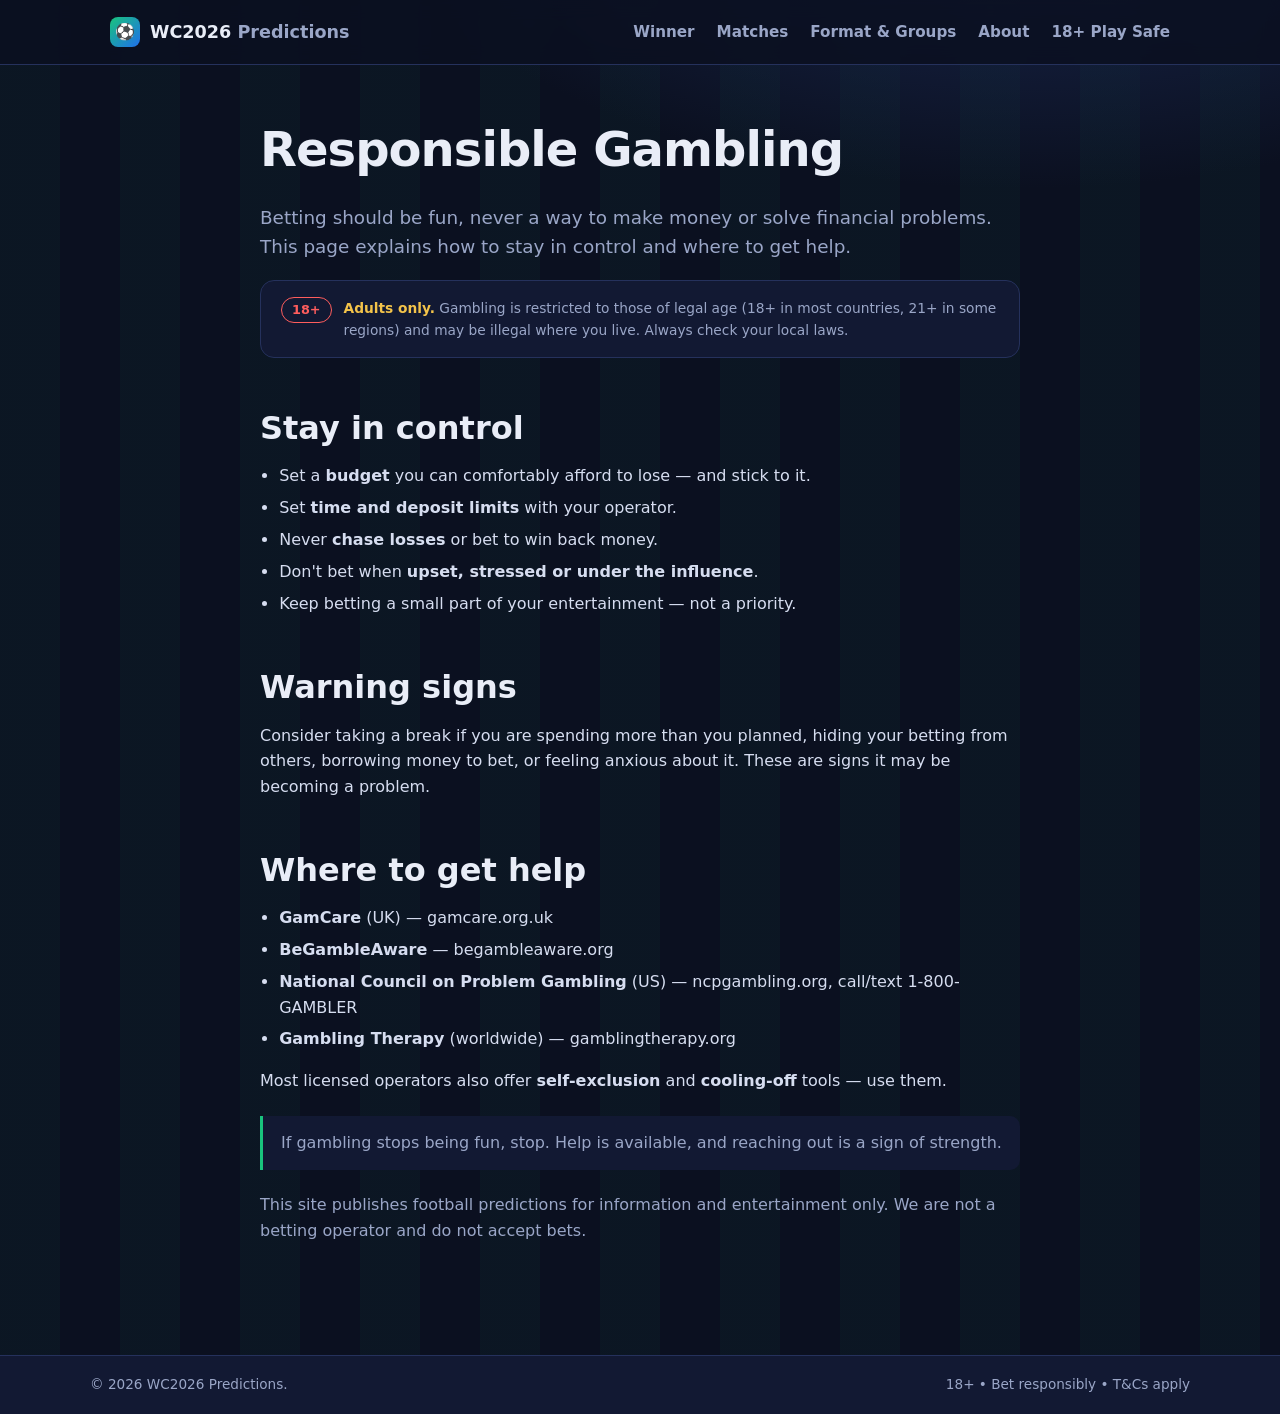
<file: responsible-gambling.html>
<!DOCTYPE html>
<html lang="en">
<head>
  <meta charset="UTF-8" />
  <meta name="viewport" content="width=device-width, initial-scale=1.0" />
  <title>Responsible Gambling — Bet Safely | WC2026 Predictions</title>
  <meta name="description" content="Gamble responsibly. Know the risks, set limits, and find help. Betting is for adults (18+/21+) only and may be restricted where you live." />
  <link rel="canonical" href="https://YOUR-DOMAIN.com/responsible-gambling.html" />
  <meta name="robots" content="index,follow" />
  <link rel="icon" type="image/svg+xml" href="assets/img/favicon.svg" />
  <link rel="stylesheet" href="assets/css/style.css" />
</head>
<body>

  <header class="header">
    <div class="container nav">
      <a class="brand" href="index.html"><span class="brand__logo">⚽</span><span>WC2026 <span class="muted">Predictions</span></span></a>
      <button class="nav__toggle" aria-label="Menu">☰</button>
      <ul class="nav__menu">
        <li><a href="winner-prediction.html">Winner</a></li>
        <li><a href="matches.html">Matches</a></li>
        <li><a href="format-and-groups.html">Format &amp; Groups</a></li>
        <li><a href="about.html">About</a></li>
        <li><a href="responsible-gambling.html">18+ Play Safe</a></li>
      </ul>
    </div>
  </header>

  <main class="section">
    <div class="container">
      <article class="article">
        <h1>Responsible Gambling</h1>
        <p class="lead">Betting should be fun, never a way to make money or solve financial problems. This page explains how to stay in control and where to get help.</p>

        <div class="disclaimer">
          <span class="age-badge">18+</span>
          <div><strong>Adults only.</strong> Gambling is restricted to those of legal age (18+ in most countries, 21+ in some regions) and may be illegal where you live. Always check your local laws.</div>
        </div>

        <h2>Stay in control</h2>
        <ul>
          <li>Set a <strong>budget</strong> you can comfortably afford to lose — and stick to it.</li>
          <li>Set <strong>time and deposit limits</strong> with your operator.</li>
          <li>Never <strong>chase losses</strong> or bet to win back money.</li>
          <li>Don't bet when <strong>upset, stressed or under the influence</strong>.</li>
          <li>Keep betting a small part of your entertainment — not a priority.</li>
        </ul>

        <h2>Warning signs</h2>
        <p>Consider taking a break if you are spending more than you planned, hiding your betting from others, borrowing money to bet, or feeling anxious about it. These are signs it may be becoming a problem.</p>

        <h2>Where to get help</h2>
        <ul>
          <li><strong>GamCare</strong> (UK) — gamcare.org.uk</li>
          <li><strong>BeGambleAware</strong> — begambleaware.org</li>
          <li><strong>National Council on Problem Gambling</strong> (US) — ncpgambling.org, call/text 1-800-GAMBLER</li>
          <li><strong>Gambling Therapy</strong> (worldwide) — gamblingtherapy.org</li>
        </ul>
        <p>Most licensed operators also offer <strong>self-exclusion</strong> and <strong>cooling-off</strong> tools — use them.</p>

        <blockquote>If gambling stops being fun, stop. Help is available, and reaching out is a sign of strength.</blockquote>

        <p class="muted">This site publishes football predictions for information and entertainment only. We are not a betting operator and do not accept bets.</p>
      </article>
    </div>
  </main>

  <footer class="footer">
    <div class="container footer__bottom" style="border-top:none;">
      <span>© <span data-year>2026</span> WC2026 Predictions.</span>
      <span>18+ • Bet responsibly • T&amp;Cs apply</span>
    </div>
  </footer>

  <script src="assets/js/config.js"></script>
  <script src="assets/js/main.js"></script>
</body>
</html>
</file>
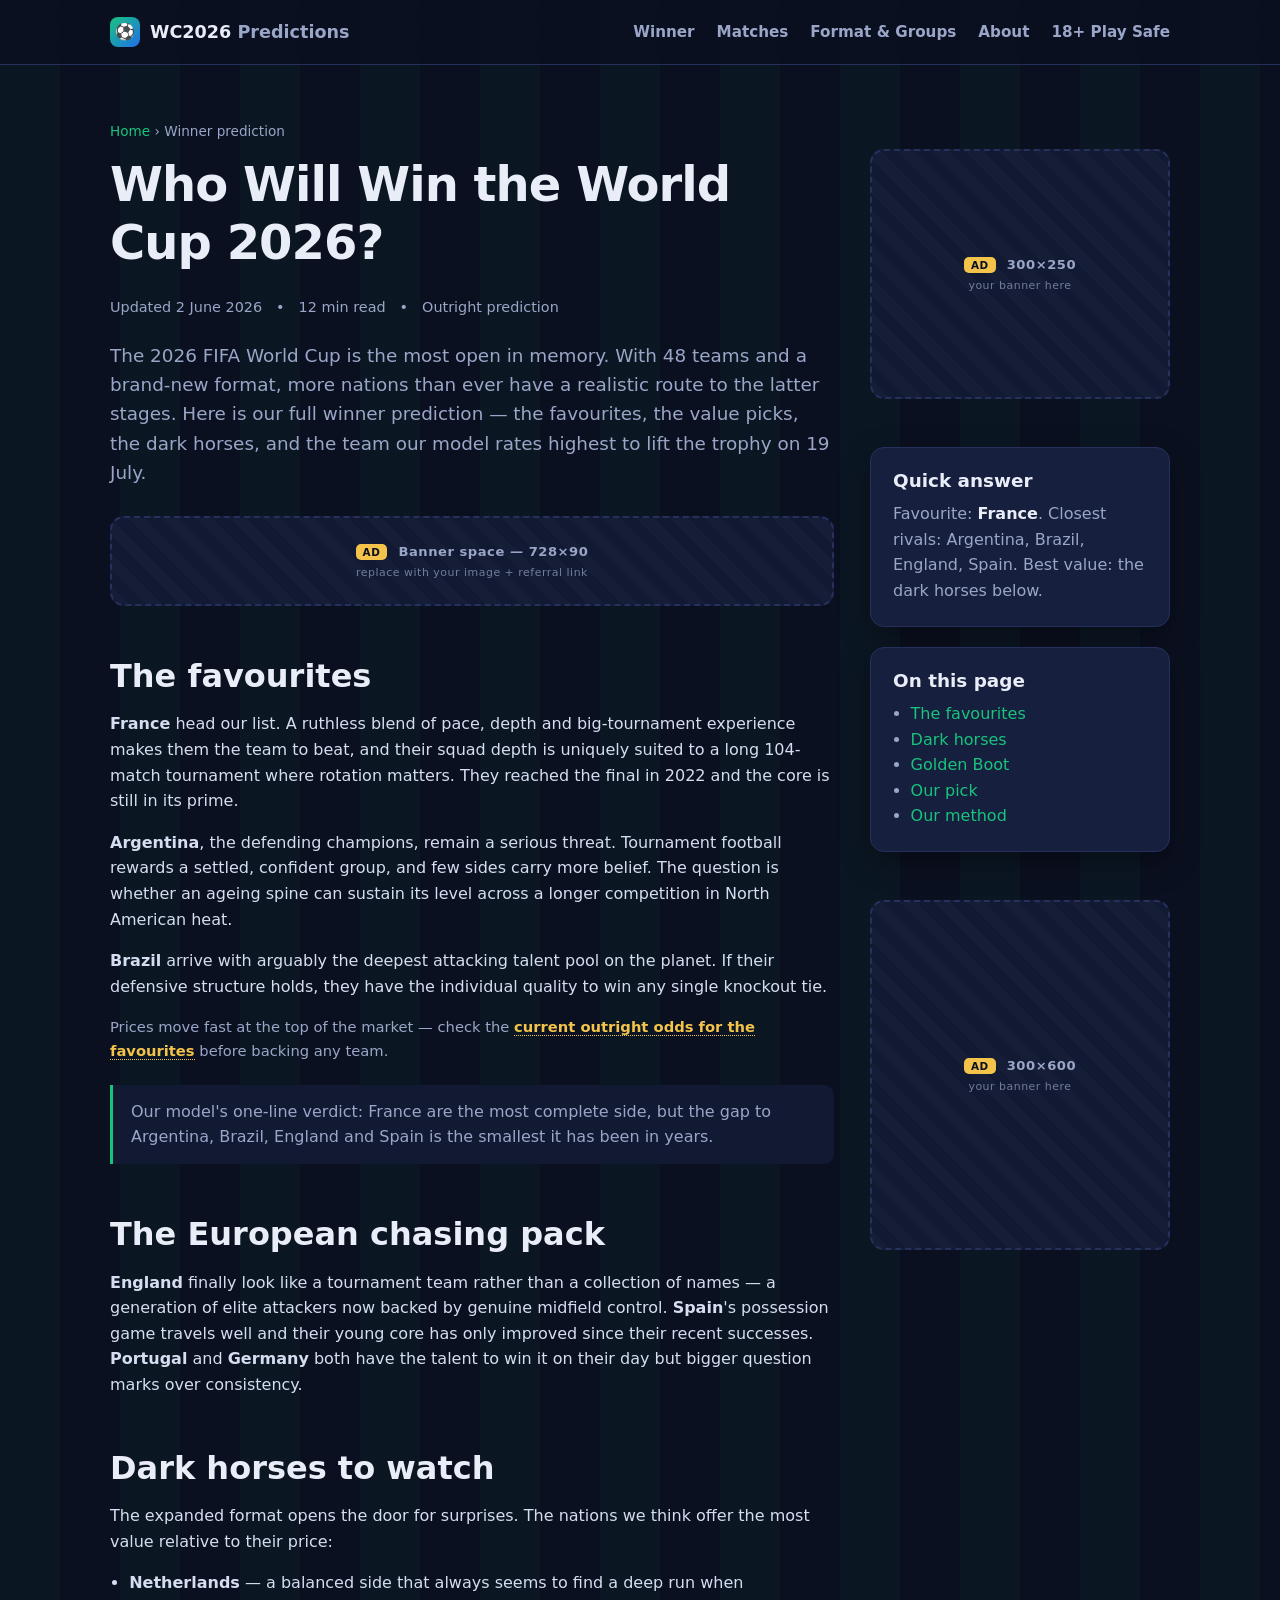
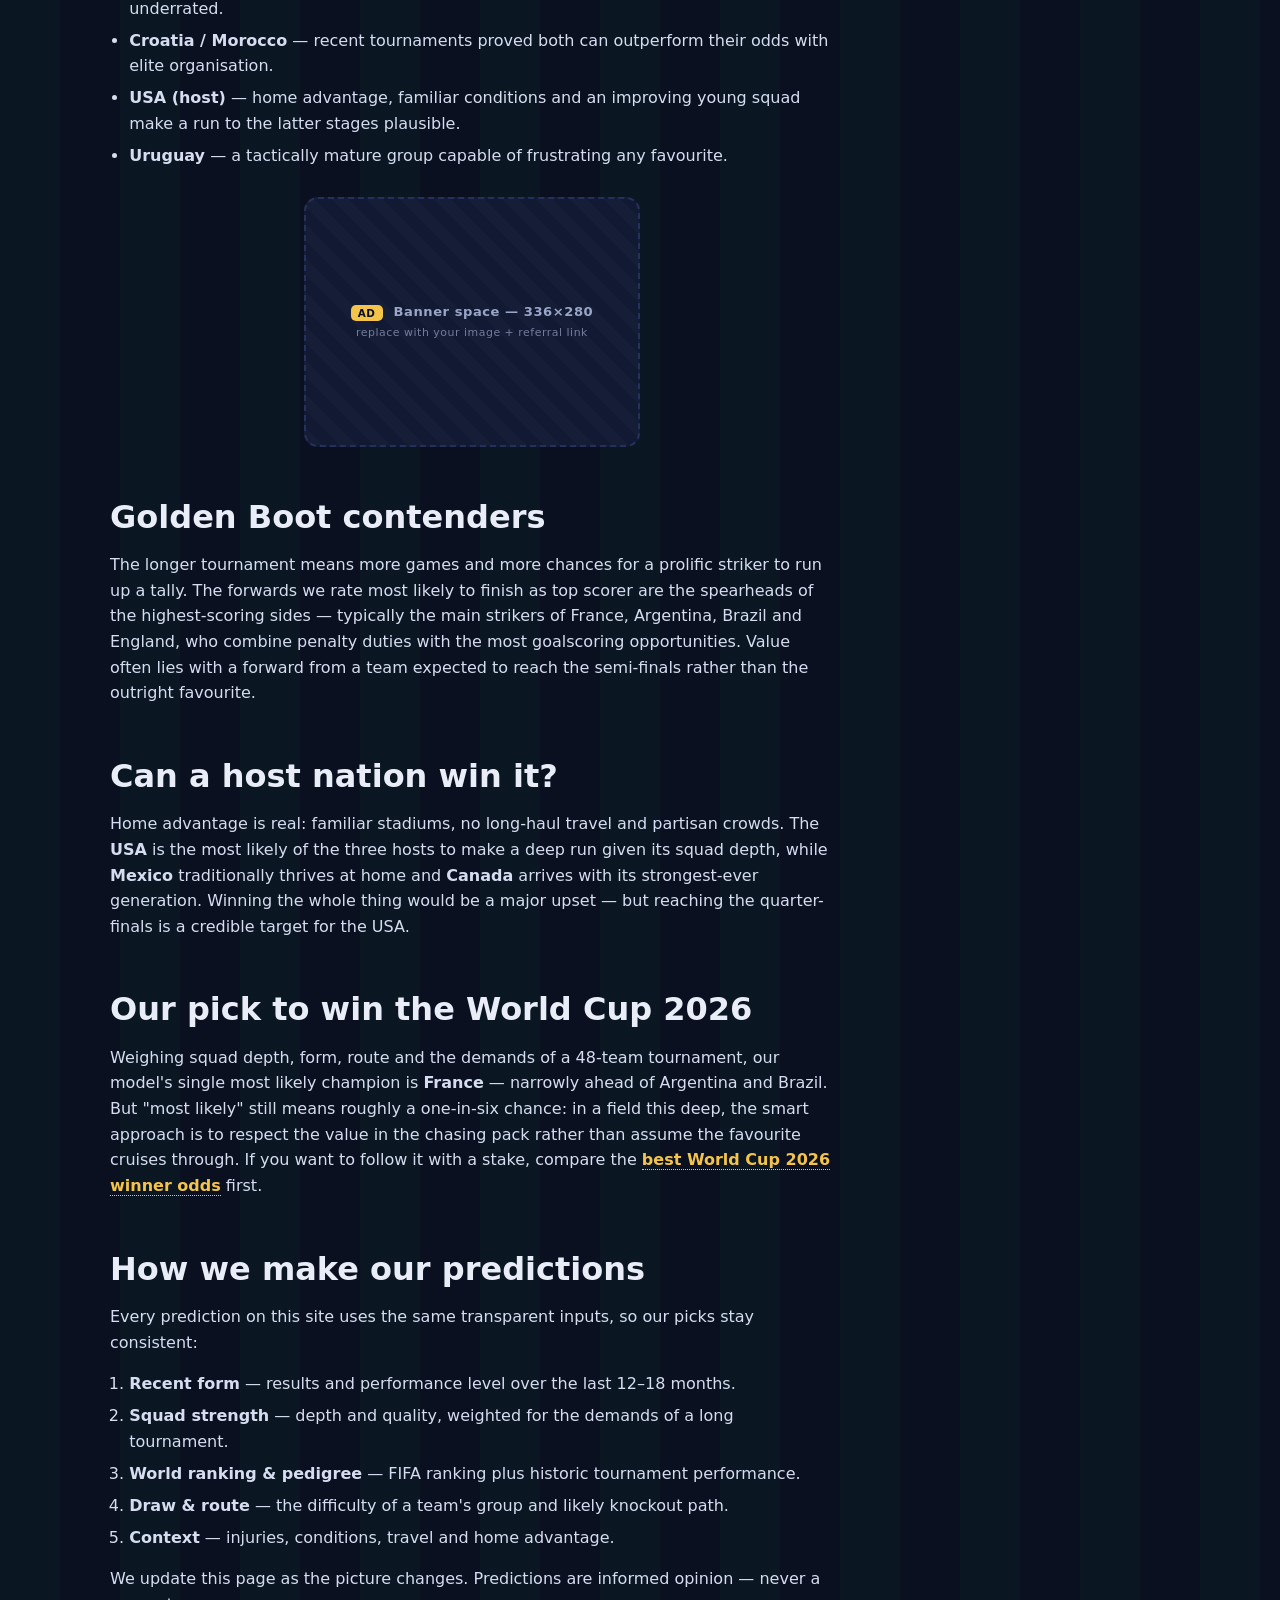
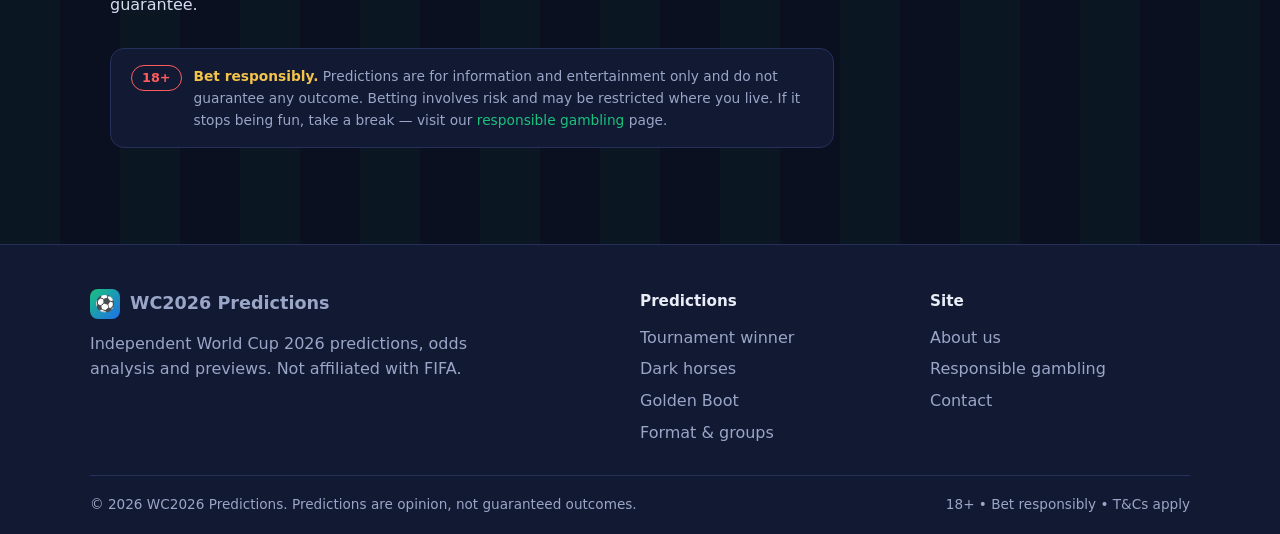
<file: winner-prediction.html>
<!DOCTYPE html>
<html lang="en">
<head>
  <meta charset="UTF-8" />
  <meta name="viewport" content="width=device-width, initial-scale=1.0" />

  <title>Who Will Win the World Cup 2026? Winner Prediction &amp; Odds</title>
  <meta name="description" content="Our full World Cup 2026 winner prediction: favourites France, Argentina & Brazil analysed, dark horses, Golden Boot picks and the team our model rates to lift the trophy." />
  <link rel="canonical" href="https://YOUR-DOMAIN.com/winner-prediction.html" />

  <meta property="og:type" content="article" />
  <meta property="og:title" content="Who Will Win the World Cup 2026? Winner Prediction & Odds" />
  <meta property="og:description" content="Favourites, dark horses and our model's pick to win the 2026 FIFA World Cup." />
  <meta property="og:url" content="https://YOUR-DOMAIN.com/winner-prediction.html" />
  <meta property="og:image" content="https://YOUR-DOMAIN.com/assets/img/og-image.svg" />
  <meta name="twitter:card" content="summary_large_image" />

  <link rel="icon" type="image/svg+xml" href="assets/img/favicon.svg" />
  <link rel="stylesheet" href="assets/css/style.css" />

  <!-- Structured data: Article + Breadcrumbs + FAQ -->
  <script type="application/ld+json">
  {
    "@context": "https://schema.org",
    "@type": "Article",
    "headline": "Who Will Win the World Cup 2026? Winner Prediction & Odds",
    "description": "Full analysis of the 2026 FIFA World Cup favourites, dark horses and our model's pick to win.",
    "datePublished": "2026-05-20",
    "dateModified": "2026-06-02",
    "author": { "@type": "Organization", "name": "WC2026 Predictions" },
    "publisher": { "@type": "Organization", "name": "WC2026 Predictions" },
    "mainEntityOfPage": "https://YOUR-DOMAIN.com/winner-prediction.html"
  }
  </script>
  <script type="application/ld+json">
  {
    "@context": "https://schema.org",
    "@type": "FAQPage",
    "mainEntity": [
      {
        "@type": "Question",
        "name": "Who is the favourite to win the World Cup 2026?",
        "acceptedAnswer": { "@type": "Answer", "text": "France is the narrow pre-tournament favourite, closely followed by Argentina and Brazil, with England and Spain leading the European chasing pack." }
      },
      {
        "@type": "Question",
        "name": "When and where is the 2026 World Cup?",
        "acceptedAnswer": { "@type": "Answer", "text": "The 2026 FIFA World Cup runs from 11 June to 19 July 2026, co-hosted by the United States, Canada and Mexico, with the final at MetLife Stadium near New York." }
      },
      {
        "@type": "Question",
        "name": "How many teams play at the 2026 World Cup?",
        "acceptedAnswer": { "@type": "Answer", "text": "48 teams take part for the first time, split into 12 groups of four, playing 104 matches in total." }
      }
    ]
  }
  </script>
</head>
<body>

  <header class="header">
    <div class="container nav">
      <a class="brand" href="index.html"><span class="brand__logo">⚽</span><span>WC2026 <span class="muted">Predictions</span></span></a>
      <button class="nav__toggle" aria-label="Menu">☰</button>
      <ul class="nav__menu">
        <li><a href="winner-prediction.html">Winner</a></li>
        <li><a href="matches.html">Matches</a></li>
        <li><a href="format-and-groups.html">Format &amp; Groups</a></li>
        <li><a href="about.html">About</a></li>
        <li><a href="responsible-gambling.html">18+ Play Safe</a></li>
      </ul>
    </div>
  </header>

  <main class="section">
    <div class="container">
      <div class="layout">
        <!-- ===== ARTICLE ===== -->
        <article class="article">
          <p class="muted" style="font-size:.85rem;"><a href="index.html">Home</a> › Winner prediction</p>
          <h1>Who Will Win the World Cup 2026?</h1>
          <div class="meta-row">
            <span>Updated 2 June 2026</span>
            <span>•</span>
            <span>12 min read</span>
            <span>•</span>
            <span>Outright prediction</span>
          </div>

          <p class="lead">The 2026 FIFA World Cup is the most open in memory. With 48 teams and a brand-new format, more nations than ever have a realistic route to the latter stages. Here is our full winner prediction — the favourites, the value picks, the dark horses, and the team our model rates highest to lift the trophy on 19 July.</p>

          <!-- AD SLOT · Leaderboard 728×90 — replace with your banner + referral link -->
          <div class="ad-slot ad-slot--leaderboard">
            <span class="ad-slot__label"><span class="ad-slot__badge">AD</span> Banner space — 728×90<small>replace with your image + referral link</small></span>
          </div>

          <h2 id="favourites">The favourites</h2>
          <p><strong>France</strong> head our list. A ruthless blend of pace, depth and big-tournament experience makes them the team to beat, and their squad depth is uniquely suited to a long 104-match tournament where rotation matters. They reached the final in 2022 and the core is still in its prime.</p>
          <p><strong>Argentina</strong>, the defending champions, remain a serious threat. Tournament football rewards a settled, confident group, and few sides carry more belief. The question is whether an ageing spine can sustain its level across a longer competition in North American heat.</p>
          <p><strong>Brazil</strong> arrive with arguably the deepest attacking talent pool on the planet. If their defensive structure holds, they have the individual quality to win any single knockout tie.</p>
          <p class="muted" style="font-size:.92rem;">Prices move fast at the top of the market — check the <a class="anchor-link" data-ref-link href="#">current outright odds for the favourites</a> before backing any team.</p>

          <blockquote>Our model's one-line verdict: France are the most complete side, but the gap to Argentina, Brazil, England and Spain is the smallest it has been in years.</blockquote>

          <h2 id="chasing-pack">The European chasing pack</h2>
          <p><strong>England</strong> finally look like a tournament team rather than a collection of names — a generation of elite attackers now backed by genuine midfield control. <strong>Spain</strong>'s possession game travels well and their young core has only improved since their recent successes. <strong>Portugal</strong> and <strong>Germany</strong> both have the talent to win it on their day but bigger question marks over consistency.</p>

          <h2 id="dark-horses">Dark horses to watch</h2>
          <p>The expanded format opens the door for surprises. The nations we think offer the most value relative to their price:</p>
          <ul>
            <li><strong>Netherlands</strong> — a balanced side that always seems to find a deep run when underrated.</li>
            <li><strong>Croatia / Morocco</strong> — recent tournaments proved both can outperform their odds with elite organisation.</li>
            <li><strong>USA (host)</strong> — home advantage, familiar conditions and an improving young squad make a run to the latter stages plausible.</li>
            <li><strong>Uruguay</strong> — a tactically mature group capable of frustrating any favourite.</li>
          </ul>

          <!-- AD SLOT · In-content rectangle 336×280 — replace with your banner + referral link -->
          <div class="ad-slot ad-slot--rectangle">
            <span class="ad-slot__label"><span class="ad-slot__badge">AD</span> Banner space — 336×280<small>replace with your image + referral link</small></span>
          </div>

          <h2 id="golden-boot">Golden Boot contenders</h2>
          <p>The longer tournament means more games and more chances for a prolific striker to run up a tally. The forwards we rate most likely to finish as top scorer are the spearheads of the highest-scoring sides — typically the main strikers of France, Argentina, Brazil and England, who combine penalty duties with the most goalscoring opportunities. Value often lies with a forward from a team expected to reach the semi-finals rather than the outright favourite.</p>

          <h2 id="hosts">Can a host nation win it?</h2>
          <p>Home advantage is real: familiar stadiums, no long-haul travel and partisan crowds. The <strong>USA</strong> is the most likely of the three hosts to make a deep run given its squad depth, while <strong>Mexico</strong> traditionally thrives at home and <strong>Canada</strong> arrives with its strongest-ever generation. Winning the whole thing would be a major upset — but reaching the quarter-finals is a credible target for the USA.</p>

          <h2 id="our-pick">Our pick to win the World Cup 2026</h2>
          <p>Weighing squad depth, form, route and the demands of a 48-team tournament, our model's single most likely champion is <strong>France</strong> — narrowly ahead of Argentina and Brazil. But "most likely" still means roughly a one-in-six chance: in a field this deep, the smart approach is to respect the value in the chasing pack rather than assume the favourite cruises through. If you want to follow it with a stake, compare the <a class="anchor-link" data-ref-link href="#">best World Cup 2026 winner odds</a> first.</p>

          <h2 id="how-we-predict">How we make our predictions</h2>
          <p>Every prediction on this site uses the same transparent inputs, so our picks stay consistent:</p>
          <ol>
            <li><strong>Recent form</strong> — results and performance level over the last 12–18 months.</li>
            <li><strong>Squad strength</strong> — depth and quality, weighted for the demands of a long tournament.</li>
            <li><strong>World ranking &amp; pedigree</strong> — FIFA ranking plus historic tournament performance.</li>
            <li><strong>Draw &amp; route</strong> — the difficulty of a team's group and likely knockout path.</li>
            <li><strong>Context</strong> — injuries, conditions, travel and home advantage.</li>
          </ol>
          <p>We update this page as the picture changes. Predictions are informed opinion — never a guarantee.</p>

          <div class="disclaimer" style="margin-top:30px;">
            <span class="age-badge">18+</span>
            <div><strong>Bet responsibly.</strong> Predictions are for information and entertainment only and do not guarantee any outcome. Betting involves risk and may be restricted where you live. If it stops being fun, take a break — visit our <a href="responsible-gambling.html">responsible gambling</a> page.</div>
          </div>
        </article>

        <!-- ===== SIDEBAR ===== -->
        <aside class="sidebar">
          <!-- AD SLOT · Sidebar MPU 300×250 — replace with your banner + referral link -->
          <div class="ad-slot ad-slot--mpu">
            <span class="ad-slot__label"><span class="ad-slot__badge">AD</span> 300×250<small>your banner here</small></span>
          </div>
          <div class="card">
            <h3 style="margin-top:0;">Quick answer</h3>
            <p class="muted" style="margin:0;">Favourite: <strong style="color:var(--text);">France</strong>. Closest rivals: Argentina, Brazil, England, Spain. Best value: the dark horses below.</p>
          </div>
          <div class="card">
            <h3 style="margin-top:0;">On this page</h3>
            <ul class="muted" style="padding-left:1.1em;margin:0;">
              <li><a href="#favourites">The favourites</a></li>
              <li><a href="#dark-horses">Dark horses</a></li>
              <li><a href="#golden-boot">Golden Boot</a></li>
              <li><a href="#our-pick">Our pick</a></li>
              <li><a href="#how-we-predict">Our method</a></li>
            </ul>
          </div>
          <!-- AD SLOT · Sidebar half-page 300×600 — replace with your banner + referral link -->
          <div class="ad-slot ad-slot--halfpage">
            <span class="ad-slot__label"><span class="ad-slot__badge">AD</span> 300×600<small>your banner here</small></span>
          </div>
        </aside>
      </div>
    </div>
  </main>

  <footer class="footer">
    <div class="container footer__grid">
      <div>
        <a class="brand" href="index.html"><span class="brand__logo">⚽</span><span>WC2026 Predictions</span></a>
        <p class="muted" style="margin-top:12px;max-width:42ch;">Independent World Cup 2026 predictions, odds analysis and previews. Not affiliated with FIFA.</p>
      </div>
      <div>
        <h4>Predictions</h4>
        <ul>
          <li><a href="winner-prediction.html">Tournament winner</a></li>
          <li><a href="winner-prediction.html#dark-horses">Dark horses</a></li>
          <li><a href="winner-prediction.html#golden-boot">Golden Boot</a></li>
          <li><a href="format-and-groups.html">Format &amp; groups</a></li>
        </ul>
      </div>
      <div>
        <h4>Site</h4>
        <ul>
          <li><a href="about.html">About us</a></li>
          <li><a href="responsible-gambling.html">Responsible gambling</a></li>
          <li><a href="about.html#contact">Contact</a></li>
        </ul>
      </div>
    </div>
    <div class="container footer__bottom">
      <span>© <span data-year>2026</span> WC2026 Predictions. Predictions are opinion, not guaranteed outcomes.</span>
      <span>18+ • Bet responsibly • T&amp;Cs apply</span>
    </div>
  </footer>

  <script src="assets/js/config.js"></script>
  <script src="assets/js/main.js"></script>
</body>
</html>
</file>
<file: assets/css/style.css>
/* =====================================================================
   World Cup 2026 Predictions — stylesheet
   Modern, fast, mobile-first. No external dependencies.
   ===================================================================== */

:root {
  --bg:        #0b1020;
  --bg-soft:   #121933;
  --card:      #161f3d;
  --line:      #25315c;
  --text:      #e9edf7;
  --muted:     #9aa6c7;
  --brand:     #19c37d;   /* pitch green */
  --brand-2:   #1f6feb;   /* accent blue */
  --gold:      #f3c34a;
  --danger:    #ff5d5d;
  --radius:    14px;
  --maxw:      1100px;
  --shadow:    0 10px 30px rgba(0,0,0,.35);
  --font:      system-ui, -apple-system, "Segoe UI", Roboto, Helvetica, Arial, sans-serif;
}

* { box-sizing: border-box; }
html { scroll-behavior: smooth; }
body {
  margin: 0;
  font-family: var(--font);
  /* football theme: stadium glow + subtle pitch stripes at the bottom */
  background:
    radial-gradient(1200px 600px at 80% -10%, #1b2a55 0%, rgba(11,16,32,0) 55%),
    repeating-linear-gradient(90deg, rgba(25,195,125,.035) 0 60px, rgba(25,195,125,0) 60px 120px),
    var(--bg);
  color: var(--text);
  line-height: 1.6;
  -webkit-font-smoothing: antialiased;
}

a { color: var(--brand); text-decoration: none; }
a:hover { text-decoration: underline; }
img { max-width: 100%; display: block; }

.container { max-width: var(--maxw); margin: 0 auto; padding: 0 20px; }
.section { padding: 56px 0; }
.section--tight { padding: 32px 0; }

h1, h2, h3 { line-height: 1.2; margin: 0 0 .5em; }
h1 { font-size: clamp(1.9rem, 4vw, 3rem); letter-spacing: -.02em; }
h2 { font-size: clamp(1.4rem, 2.6vw, 2rem); }
h3 { font-size: 1.15rem; }
p  { margin: 0 0 1em; color: #d6ddf0; }
.lead { font-size: 1.15rem; color: var(--muted); }
.muted { color: var(--muted); }

/* ---------- Header / Nav ---------- */
.header {
  position: sticky; top: 0; z-index: 50;
  background: rgba(11,16,32,.85);
  backdrop-filter: blur(10px);
  border-bottom: 1px solid var(--line);
}
.nav { display: flex; align-items: center; justify-content: space-between; height: 64px; }
.brand { display: flex; align-items: center; gap: 10px; font-weight: 800; color: var(--text); font-size: 1.1rem; }
.brand:hover { text-decoration: none; }
.brand__logo {
  width: 30px; height: 30px; border-radius: 8px;
  background: linear-gradient(135deg, var(--brand), var(--brand-2));
  display: grid; place-items: center; font-size: 16px;
}
.nav__menu { display: flex; gap: 22px; align-items: center; list-style: none; margin: 0; padding: 0; }
.nav__menu a { color: var(--muted); font-weight: 600; font-size: .95rem; }
.nav__menu a:hover { color: var(--text); text-decoration: none; }
.nav__toggle {
  display: none; background: none; border: 1px solid var(--line);
  color: var(--text); border-radius: 8px; padding: 8px 10px; font-size: 1rem; cursor: pointer;
}

/* ---------- Hero ---------- */
.hero { padding: 64px 0 40px; }
.hero__grid { display: grid; grid-template-columns: 1.1fr .9fr; gap: 40px; align-items: center; }
.hero__kicker {
  display: inline-flex; align-items: center; gap: 8px; font-weight: 700; letter-spacing: .1em; text-transform: uppercase;
  font-size: .75rem; color: var(--brand); border: 1px solid var(--line);
  padding: 6px 14px; border-radius: 999px; margin-bottom: 18px; background: var(--bg-soft);
}
.hero__title { max-width: 16ch; }
.hero__title span { color: var(--brand); }
.hero p { max-width: 56ch; }
.hero__actions { display: flex; gap: 12px; flex-wrap: wrap; margin-top: 22px; }
.hero__art { width: 100%; height: auto; filter: drop-shadow(0 18px 40px rgba(0,0,0,.45)); }
.hero__flags { display: flex; gap: 8px; margin-top: 24px; font-size: 1.6rem; }

/* ---------- Buttons ---------- */
.btn {
  display: inline-flex; align-items: center; gap: 8px;
  padding: 12px 20px; border-radius: 10px; font-weight: 700; cursor: pointer;
  border: 1px solid transparent; transition: transform .06s ease, filter .2s ease;
}
.btn:hover { text-decoration: none; filter: brightness(1.07); }
.btn:active { transform: translateY(1px); }
.btn--primary { background: linear-gradient(135deg, var(--brand), #14a86b); color: #04240f; }
.btn--ghost { background: transparent; color: var(--text); border-color: var(--line); }

/* ---------- Cards / Grid ---------- */
.grid { display: grid; gap: 20px; }
.grid--3 { grid-template-columns: repeat(3, 1fr); }
.grid--2 { grid-template-columns: repeat(2, 1fr); }
.grid--4 { grid-template-columns: repeat(4, 1fr); }

.card {
  background: var(--card); border: 1px solid var(--line);
  border-radius: var(--radius); padding: 22px; box-shadow: var(--shadow);
}
.card h3 { margin-top: 0; }
.card--link { transition: transform .12s ease, border-color .2s ease; }
.card--link:hover { transform: translateY(-3px); border-color: var(--brand); }
.card__tag { font-size: .72rem; text-transform: uppercase; letter-spacing: .08em; color: var(--brand); font-weight: 700; }

/* Section heading with icon */
.section-head { display: flex; align-items: center; gap: 12px; margin-bottom: 8px; }
.section-head img { width: 34px; height: 34px; border-radius: 9px; }
.section-head h2 { margin: 0; }

/* Card icon image */
.card__icon { width: 46px; height: 46px; border-radius: 11px; margin-bottom: 14px; }

/* Team flag emoji in tables */
.team { display: inline-flex; align-items: center; gap: 10px; font-weight: 600; }
.team-flag { font-size: 1.25rem; line-height: 1; }

/* Stat tiles */
.stats { display: grid; grid-template-columns: repeat(4, 1fr); gap: 16px; }
.stat { background: var(--bg-soft); border: 1px solid var(--line); border-radius: var(--radius); padding: 20px; text-align: center; }
.stat__num { font-size: 2rem; font-weight: 800; color: var(--gold); }
.stat__label { color: var(--muted); font-size: .9rem; }

/* ---------- Prediction / odds table ---------- */
.table-wrap { overflow-x: auto; border: 1px solid var(--line); border-radius: var(--radius); }
table.odds { width: 100%; border-collapse: collapse; min-width: 480px; }
table.odds th, table.odds td { padding: 14px 16px; text-align: left; border-bottom: 1px solid var(--line); }
table.odds thead th { background: var(--bg-soft); color: var(--muted); font-size: .82rem; text-transform: uppercase; letter-spacing: .06em; }
table.odds tbody tr:last-child td { border-bottom: none; }
table.odds tbody tr:hover { background: rgba(255,255,255,.02); }
.rank { color: var(--gold); font-weight: 800; }
.odd-pill { background: var(--bg-soft); border: 1px solid var(--line); border-radius: 8px; padding: 4px 10px; font-weight: 700; font-variant-numeric: tabular-nums; transition: background .3s ease, border-color .3s ease; }
/* brief flash when a live odd changes */
.odd-pill.is-changed { animation: oddFlash 1.4s ease; }
@keyframes oddFlash {
  0%   { background: var(--gold); color: #2a1d00; border-color: var(--gold); }
  100% { background: var(--bg-soft); color: var(--text); border-color: var(--line); }
}
/* "Last updated …" line under the table */
.odds-updated { margin: 14px 0 0; font-size: .82rem; color: var(--brand); font-weight: 600; display: flex; align-items: center; gap: 7px; }
.odds-updated:empty { display: none; }
.odds-updated::before { content: ""; width: 8px; height: 8px; border-radius: 50%; background: var(--brand); box-shadow: 0 0 0 0 rgba(25,195,125,.6); animation: livePulse 2s infinite; }
@keyframes livePulse {
  0%   { box-shadow: 0 0 0 0 rgba(25,195,125,.6); }
  70%  { box-shadow: 0 0 0 7px rgba(25,195,125,0); }
  100% { box-shadow: 0 0 0 0 rgba(25,195,125,0); }
}

/* ---------- AD / BANNER PLACEHOLDER SLOTS ----------
   These are empty, clearly-labelled spaces. Replace the inner contents of any
   .ad-slot with your own <a href="..."><img ...></a> banner. The dashed look
   only shows while it's still a placeholder — drop in an <img> and it fills it. */
.ad-slot {
  display: grid; place-items: center; text-align: center;
  margin: 28px auto; width: 100%;
  border: 2px dashed var(--line); border-radius: var(--radius);
  background:
    repeating-linear-gradient(45deg, rgba(255,255,255,.015) 0 12px, rgba(255,255,255,0) 12px 24px),
    var(--bg-soft);
  color: var(--muted); overflow: hidden;
}
.ad-slot img, .ad-slot a { display: block; max-width: 100%; }
.ad-slot__label {
  font-size: .82rem; font-weight: 600; letter-spacing: .04em; padding: 10px;
}
.ad-slot__label small { display: block; color: var(--muted); opacity: .7; font-weight: 400; margin-top: 2px; }
.ad-slot__badge { font-size: .65rem; font-weight: 700; color: var(--bg); background: var(--gold); padding: 2px 7px; border-radius: 5px; vertical-align: middle; margin-right: 6px; }

/* Standard ad sizes */
.ad-slot--leaderboard { min-height: 90px; max-width: 728px; }     /* 728×90 */
.ad-slot--billboard   { min-height: 120px; }                       /* responsive wide */
.ad-slot--rectangle   { min-height: 250px; max-width: 336px; }     /* 336×280 / 300×250 */
.ad-slot--mpu         { min-height: 250px; max-width: 300px; }     /* 300×250 */
.ad-slot--halfpage    { min-height: 350px; max-width: 300px; }     /* 300×600 */

/* Inline sponsored anchor links in body text (editable in config.js) */
.anchor-link { color: var(--gold); font-weight: 600; border-bottom: 1px dotted var(--gold); }
.anchor-link:hover { text-decoration: none; filter: brightness(1.1); }

/* ---------- Article ---------- */
.article { max-width: 760px; margin: 0 auto; }
.article h2 { margin-top: 1.6em; }
.article ul, .article ol { color: #d6ddf0; padding-left: 1.2em; }
.article li { margin: .4em 0; }
.article blockquote {
  margin: 1.4em 0; padding: 14px 18px; border-left: 3px solid var(--brand);
  background: var(--bg-soft); border-radius: 0 10px 10px 0; color: var(--muted);
}
.meta-row { display: flex; gap: 14px; flex-wrap: wrap; color: var(--muted); font-size: .9rem; margin-bottom: 22px; }
.layout { display: grid; grid-template-columns: 1fr 300px; gap: 36px; align-items: start; }
.sidebar { position: sticky; top: 84px; display: grid; gap: 20px; }

/* ---------- Fixtures hub ---------- */
.fixtures-grid { display: grid; grid-template-columns: repeat(2, 1fr); gap: 18px; margin-top: 24px; }
.fixture {
  display: block; background: var(--card); border: 1px solid var(--line);
  border-radius: var(--radius); padding: 18px 20px; color: var(--text);
  box-shadow: var(--shadow); transition: transform .12s ease, border-color .2s ease;
}
.fixture:hover { transform: translateY(-3px); border-color: var(--brand); text-decoration: none; }
.fixture__top { display: flex; justify-content: space-between; align-items: center; gap: 10px; margin-bottom: 12px; }
.fixture__date { color: var(--muted); font-size: .82rem; }
.fixture__teams { display: flex; align-items: center; justify-content: space-between; gap: 10px; font-size: 1.05rem; font-weight: 700; margin-bottom: 14px; }
.fixture__teams .team { flex: 1; }
.fixture__teams .team:last-of-type { justify-content: flex-end; text-align: right; }
.vs { color: var(--muted); font-weight: 600; font-size: .85rem; padding: 0 4px; }
.fixture__pick { margin-top: 12px; font-size: .9rem; color: var(--muted); display: flex; align-items: center; gap: 8px; flex-wrap: wrap; }
.fixture__more { margin-left: auto; color: var(--brand); font-weight: 700; }

/* Pick badge */
.pick-badge {
  font-size: .68rem; text-transform: uppercase; letter-spacing: .06em; font-weight: 800;
  color: #04240f; background: var(--brand); padding: 3px 8px; border-radius: 6px;
}

/* 1X2 odds buttons */
.odds1x2 { display: grid; grid-template-columns: repeat(3, 1fr); gap: 8px; }
.odds1x2__cell {
  display: flex; flex-direction: column; align-items: center; gap: 2px;
  background: var(--bg-soft); border: 1px solid var(--line); border-radius: 10px;
  padding: 9px 6px; color: var(--text); font-weight: 700;
}
.odds1x2__cell:hover { text-decoration: none; border-color: var(--gold); filter: brightness(1.05); }
.odds1x2__lbl { color: var(--muted); font-size: .72rem; font-weight: 700; }
.odds1x2__val { font-variant-numeric: tabular-nums; }
.odds1x2__cell.is-pick { border-color: var(--brand); background: rgba(25,195,125,.12); }
.odds1x2__cell.is-pick .odds1x2__lbl { color: var(--brand); }

/* Match detail hero */
.match-hero { background: var(--card); border: 1px solid var(--line); border-radius: var(--radius); padding: 24px; margin: 14px 0 22px; box-shadow: var(--shadow); }
.match-hero h1 { margin: 10px 0 6px; font-size: clamp(1.5rem, 3.5vw, 2.2rem); }
.match-hero__teams { display: flex; align-items: center; justify-content: center; gap: 24px; margin-top: 18px; }
.match-hero__team { text-align: center; font-weight: 800; font-size: 1.1rem; }
.match-hero__flag { font-size: 3rem; line-height: 1; margin-bottom: 6px; }
.match-hero__vs { color: var(--muted); font-weight: 800; font-size: 1.1rem; }

/* Prediction box */
.pred-box { display: flex; align-items: center; justify-content: space-between; gap: 16px; flex-wrap: wrap; margin-bottom: 22px; }
.confidence { display: flex; align-items: center; gap: 10px; color: var(--muted); font-size: .85rem; font-weight: 600; }
.confidence__bar { width: 120px; height: 8px; background: var(--bg-soft); border: 1px solid var(--line); border-radius: 999px; overflow: hidden; }
.confidence__bar span { display: block; height: 100%; background: linear-gradient(90deg, var(--brand), var(--gold)); }

/* Form pills */
.form-row { display: flex; align-items: center; gap: 8px; margin: 8px 0; }
.form-row .team { min-width: 150px; }
.form-pill { width: 24px; height: 24px; display: inline-grid; place-items: center; border-radius: 6px; font-size: .72rem; font-weight: 800; color: #fff; }
.form-pill--w { background: #1f9d57; }
.form-pill--d { background: #6b7280; }
.form-pill--l { background: #c0392b; }

/* ---------- Disclaimer strip ---------- */
.disclaimer {
  background: var(--bg-soft); border: 1px solid var(--line);
  border-radius: var(--radius); padding: 16px 20px; color: var(--muted);
  font-size: .86rem; display: flex; gap: 12px; align-items: flex-start;
}
.disclaimer strong { color: var(--gold); }

/* ---------- Footer ---------- */
.footer { border-top: 1px solid var(--line); background: var(--bg-soft); margin-top: 40px; }
.footer__grid { display: grid; grid-template-columns: 2fr 1fr 1fr; gap: 30px; padding: 44px 0 24px; }
.footer h4 { color: var(--text); margin: 0 0 12px; font-size: .95rem; }
.footer ul { list-style: none; margin: 0; padding: 0; }
.footer li { margin: 6px 0; }
.footer a { color: var(--muted); }
.footer__bottom { border-top: 1px solid var(--line); padding: 18px 0; color: var(--muted); font-size: .85rem; display: flex; justify-content: space-between; flex-wrap: wrap; gap: 10px; }
.age-badge { border: 1px solid var(--danger); color: var(--danger); border-radius: 999px; padding: 2px 10px; font-weight: 800; font-size: .8rem; }

/* ---------- Responsive ---------- */
@media (max-width: 900px) {
  .hero__grid { grid-template-columns: 1fr; }
  .hero__art { max-width: 420px; margin: 0 auto; }
  .grid--3, .grid--4 { grid-template-columns: repeat(2, 1fr); }
  .stats { grid-template-columns: repeat(2, 1fr); }
  .layout { grid-template-columns: 1fr; }
  .sidebar { position: static; }
  .footer__grid { grid-template-columns: 1fr; }
}
@media (max-width: 620px) {
  .nav__toggle { display: inline-block; }
  .nav__menu {
    display: none; position: absolute; top: 64px; left: 0; right: 0;
    flex-direction: column; gap: 0; background: var(--bg); border-bottom: 1px solid var(--line); padding: 8px 20px 16px;
  }
  .nav__menu.is-open { display: flex; }
  .nav__menu li { padding: 8px 0; border-bottom: 1px solid var(--line); }
  .grid--3, .grid--4, .grid--2 { grid-template-columns: 1fr; }
  .stats { grid-template-columns: repeat(2, 1fr); }
  .fixtures-grid { grid-template-columns: 1fr; }
  .match-hero__teams { gap: 14px; }
  .form-row .team { min-width: 120px; }
}
</file>
